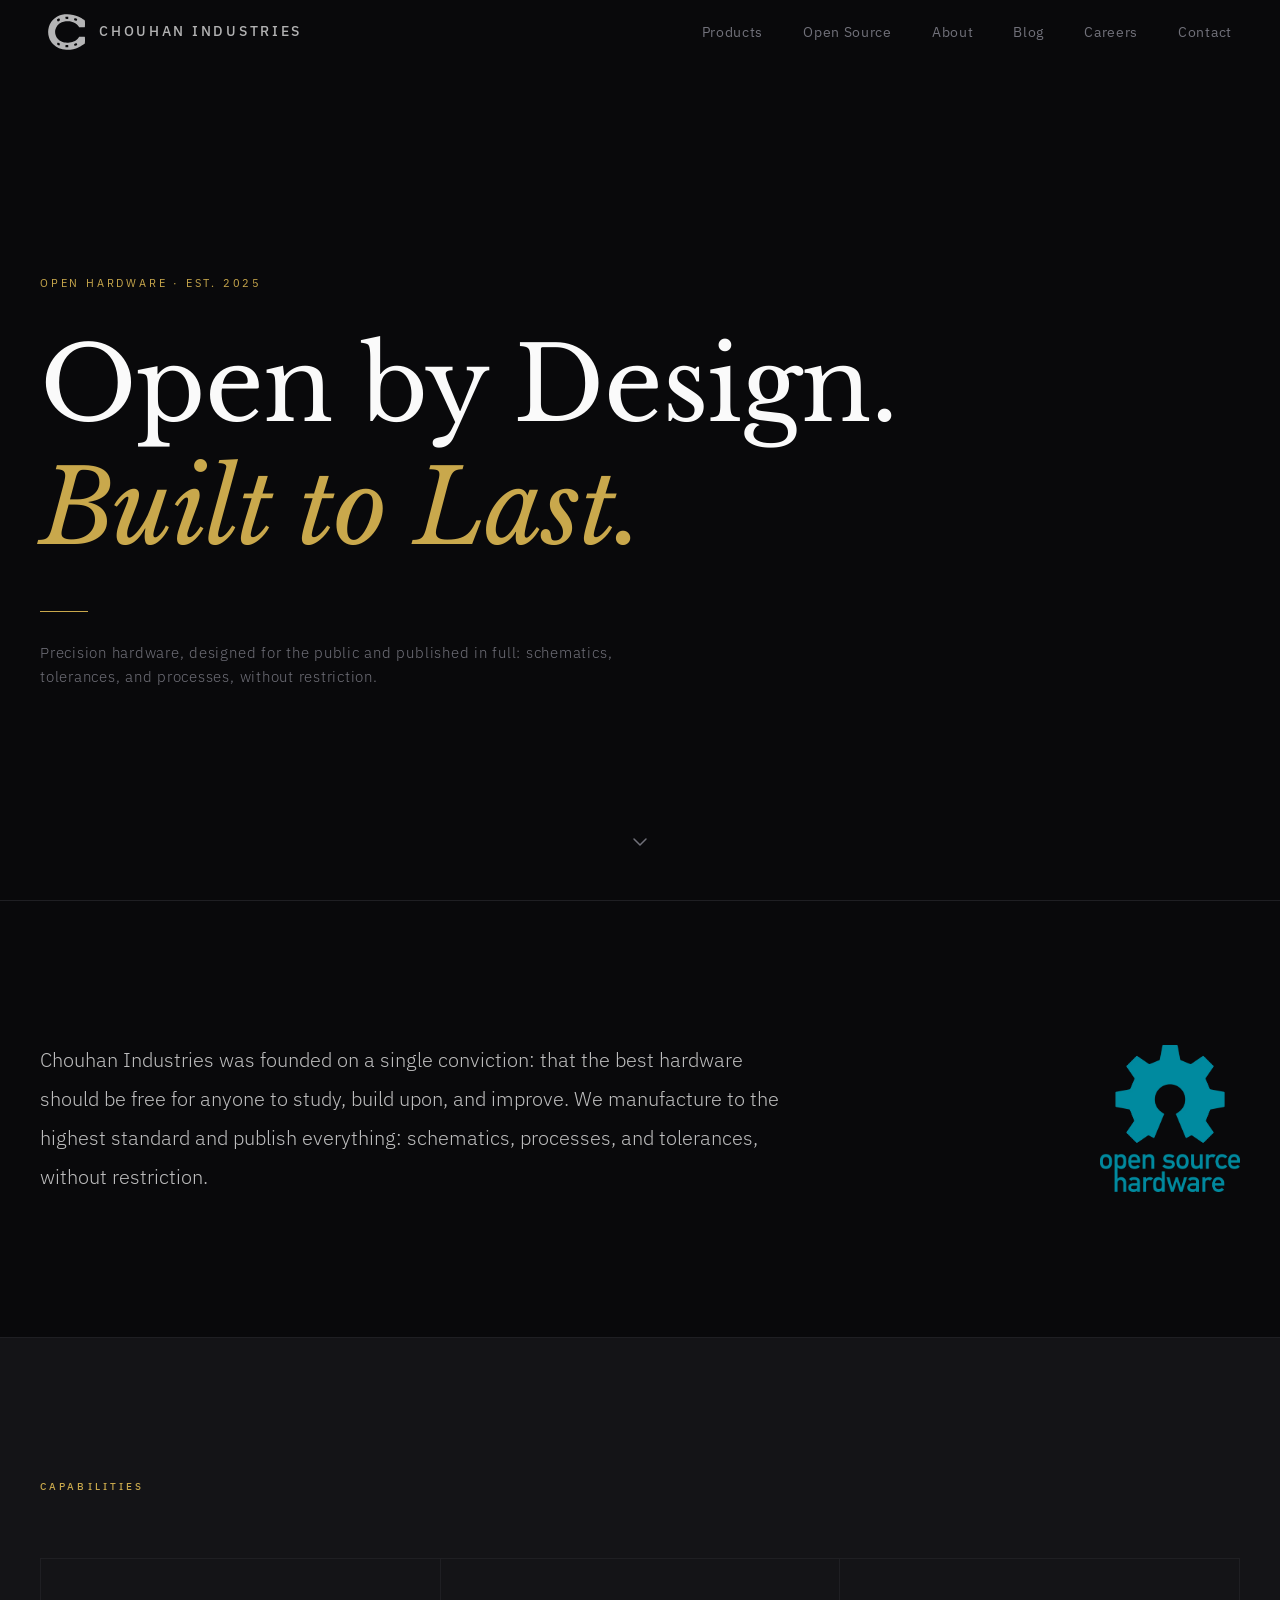
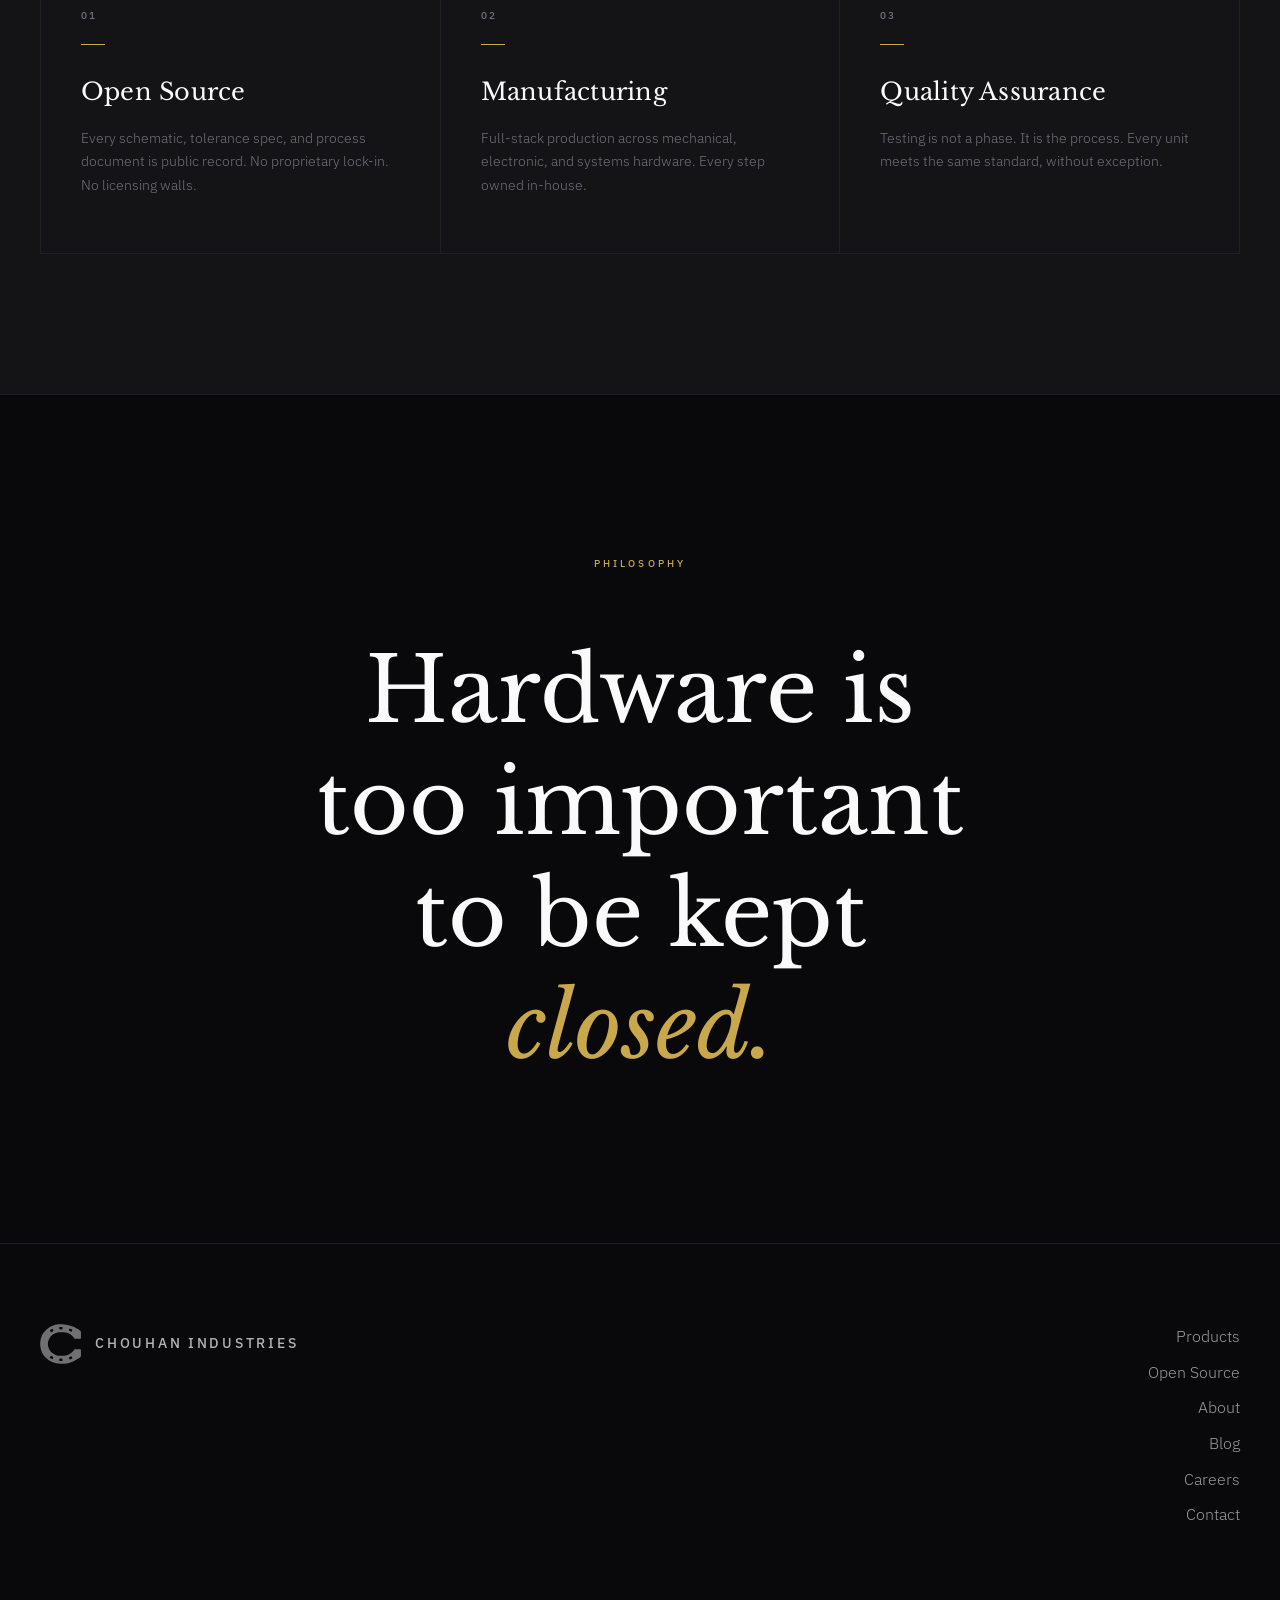
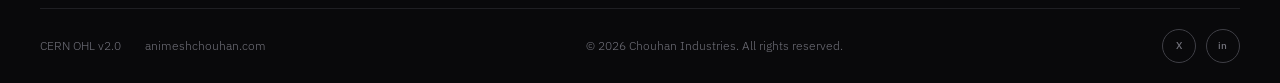
<file: index.html>
<!DOCTYPE html>
<html lang="en">

<head>
    <meta charset="UTF-8">
    <meta name="viewport" content="width=device-width, initial-scale=1.0">
    <title>Chouhan Industries | Open Source Hardware</title>
      <meta name="author" content="Chouhan Industries">
  <meta name="description" content="Precision hardware, designed for the public and published in full. Schematics, tolerances, and processes, without restriction.">

    <!-- Open Graph -->
    <meta property="og:type" content="website">
    <meta property="og:site_name" content="Chouhan Industries">
    <meta property="og:title" content="Chouhan Industries | Open Source Hardware">
    <meta property="og:description" content="Precision hardware, designed for the public and published in full. Schematics, tolerances, and processes, without restriction.">
    <meta property="og:url" content="https://chouhan.ai">
    <meta property="og:image" content="https://chouhan.ai/assets/images/og-image.png">
  <meta property="og:image:width" content="1200">
  <meta property="og:image:height" content="630">
  <meta property="og:image:type" content="image/png">

    <!-- Twitter / X -->
    <meta name="twitter:card" content="summary_large_image">
    <meta name="twitter:site" content="@chouhan_ai">
    <meta name="twitter:title" content="Chouhan Industries | Open Source Hardware">
    <meta name="twitter:description" content="Precision hardware, designed for the public and published in full. Schematics, tolerances, and processes, without restriction.">
    <meta name="twitter:image" content="https://chouhan.ai/assets/images/og-image.png">

    <link rel="preconnect" href="https://fonts.googleapis.com">
    <link rel="preconnect" href="https://fonts.gstatic.com" crossorigin>
    <link
        href="https://fonts.googleapis.com/css2?family=Libre+Baskerville:ital,wght@0,400;0,700;1,400&family=IBM+Plex+Sans:wght@300;400;500&display=swap"
        rel="stylesheet">
    <link rel="stylesheet" href="assets/css/style.css">
    <link rel="icon" type="image/x-icon" href="assets/favicons/favicon.ico">
    <link rel="icon" type="image/png" sizes="32x32" href="assets/favicons/favicon-32x32.png">
    <link rel="icon" type="image/png" sizes="16x16" href="assets/favicons/favicon-16x16.png">
    <link rel="icon" type="image/svg+xml" href="assets/favicons/logo-icon.svg">
    <link rel="apple-touch-icon" sizes="180x180" href="assets/favicons/apple-touch-icon.png">
  <!-- Google tag (gtag.js) -->
  <script async src="https://www.googletagmanager.com/gtag/js?id=G-FJ2H5WVSNV"></script>
  <script>
    window.dataLayer = window.dataLayer || [];
    function gtag(){dataLayer.push(arguments);}
    gtag('js', new Date());
    gtag('config', 'G-FJ2H5WVSNV');
  </script>
</head>

<body>

    <nav id="navbar">
        <div class="nav-inner">
            <a href="#" class="wordmark"><img src="assets/favicons/logo-icon.svg" alt="Chouhan Industries"
                    class="nav-logo">CHOUHAN INDUSTRIES</a>
            <ul class="nav-links">
                <li><a href="products.html">Products</a></li>
                <li><a href="open-source.html">Open Source</a></li>
                <li><a href="about.html">About</a></li>
                <li><a href="blog.html">Blog</a></li>
        <li><a href="careers.html">Careers</a></li>
        <li><a href="contact.html">Contact</a></li>
            </ul>
            <button class="hamburger" id="hamburger" aria-label="Toggle menu" aria-expanded="false">
                <span></span>
                <span></span>
                <span></span>
            </button>
        </div>
    </nav>

    <div class="mobile-menu" id="mobile-menu" aria-hidden="true">
        <ul>
            <li><a href="products.html">Products</a></li>
            <li><a href="open-source.html">Open Source</a></li>
            <li><a href="about.html">About</a></li>
            <li><a href="blog.html">Blog</a></li>
        <li><a href="careers.html">Careers</a></li>
        <li><a href="contact.html">Contact</a></li>
        </ul>
    </div>

    <section id="hero">
        <div class="hero-inner">
            <p class="eyebrow">Open Hardware · Est. 2025</p>
            <h1>Open by Design.<br><em>Built to Last.</em></h1>
            <div class="gold-rule"></div>
            <p class="hero-sub">Precision hardware, designed for the public and published in full: schematics, tolerances, and processes, without restriction.</p>
        </div>
        <div class="scroll-hint" aria-hidden="true">
            <svg width="20" height="20" viewBox="0 0 20 20" fill="none" xmlns="http://www.w3.org/2000/svg">
                <path d="M4 7L10 13L16 7" stroke="currentColor" stroke-width="1.5" stroke-linecap="round" stroke-linejoin="round"/>
            </svg>
        </div>
    </section>

    <section id="about">
        <div class="section-inner">
            <div class="manifesto-block">
                <p class="manifesto-text">
                    Chouhan Industries was founded on a single conviction: that the best hardware should be free for
                    anyone to study, build upon, and improve. We manufacture to the highest standard and publish
                    everything: schematics, processes, and tolerances, without restriction.
                </p>
                <img src="logos/oshw-logo-800-px.webp" alt="Open Source Hardware" class="oshw-badge">
            </div>
        </div>
    </section>

    <section id="capabilities">
        <div class="section-inner">
            <p class="section-label">Capabilities</p>
            <div class="capabilities-grid">
                <div class="capability-item">
                    <span class="cap-number">01</span>
                    <div class="cap-rule"></div>
                    <h3>Open Source</h3>
                    <p>Every schematic, tolerance spec, and process document is public record. No proprietary lock-in.
                        No licensing walls.</p>
                </div>
                <div class="capability-item">
                    <span class="cap-number">02</span>
                    <div class="cap-rule"></div>
                    <h3>Manufacturing</h3>
                    <p>Full-stack production across mechanical, electronic, and systems hardware. Every step owned
                        in-house.</p>
                </div>
                <div class="capability-item">
                    <span class="cap-number">03</span>
                    <div class="cap-rule"></div>
                    <h3>Quality Assurance</h3>
                    <p>Testing is not a phase. It is the process. Every unit meets the same standard, without exception.
                    </p>
                </div>
            </div>
        </div>
    </section>

    <section id="philosophy">
        <div class="section-inner">
            <p class="section-label">Philosophy</p>
            <h2 class="philosophy-statement">
                Hardware is<br>too important<br>to be kept<br><em>closed.</em>
            </h2>
        </div>
    </section>

    <footer>
        <div class="footer-inner">
            <div class="footer-top">
                <a href="#" class="footer-wordmark"><img src="assets/favicons/logo-icon.svg" alt="Chouhan Industries"
                        class="footer-logo">CHOUHAN INDUSTRIES</a>
                <nav class="footer-nav">
                    <a href="products.html">Products</a>
                    <a href="open-source.html">Open Source</a>
                    <a href="about.html">About</a>
                    <a href="blog.html">Blog</a>
                    <a href="careers.html">Careers</a>
                    <a href="contact.html">Contact</a>
                </nav>
            </div>
            <div class="footer-bottom">
                <div class="footer-legal">
                    <a href="https://ohwr.org/project/cernohl/-/wikis/uploads/819d71bea3458f71fba6cf4fb0f2de6b/cern_ohl_s_v2.txt"
                        target="_blank" rel="noopener noreferrer">CERN OHL v2.0</a>
                    <a href="https://animeshchouhan.com" target="_blank"
                        rel="noopener noreferrer">animeshchouhan.com</a>
                </div>
                <p class="footer-copy">&copy; 2026 Chouhan Industries. All rights reserved.</p>
                <div class="footer-social">
                    <a href="https://x.com/chouhan_ai" target="_blank" rel="noopener noreferrer" aria-label="X">X</a>
                    <a href="https://www.linkedin.com/company/chouhan-industries" target="_blank"
                        rel="noopener noreferrer" aria-label="LinkedIn">in</a>
                </div>
            </div>
        </div>
    </footer>

    <script src="assets/js/script.js"></script>
</body>

</html>
</file>
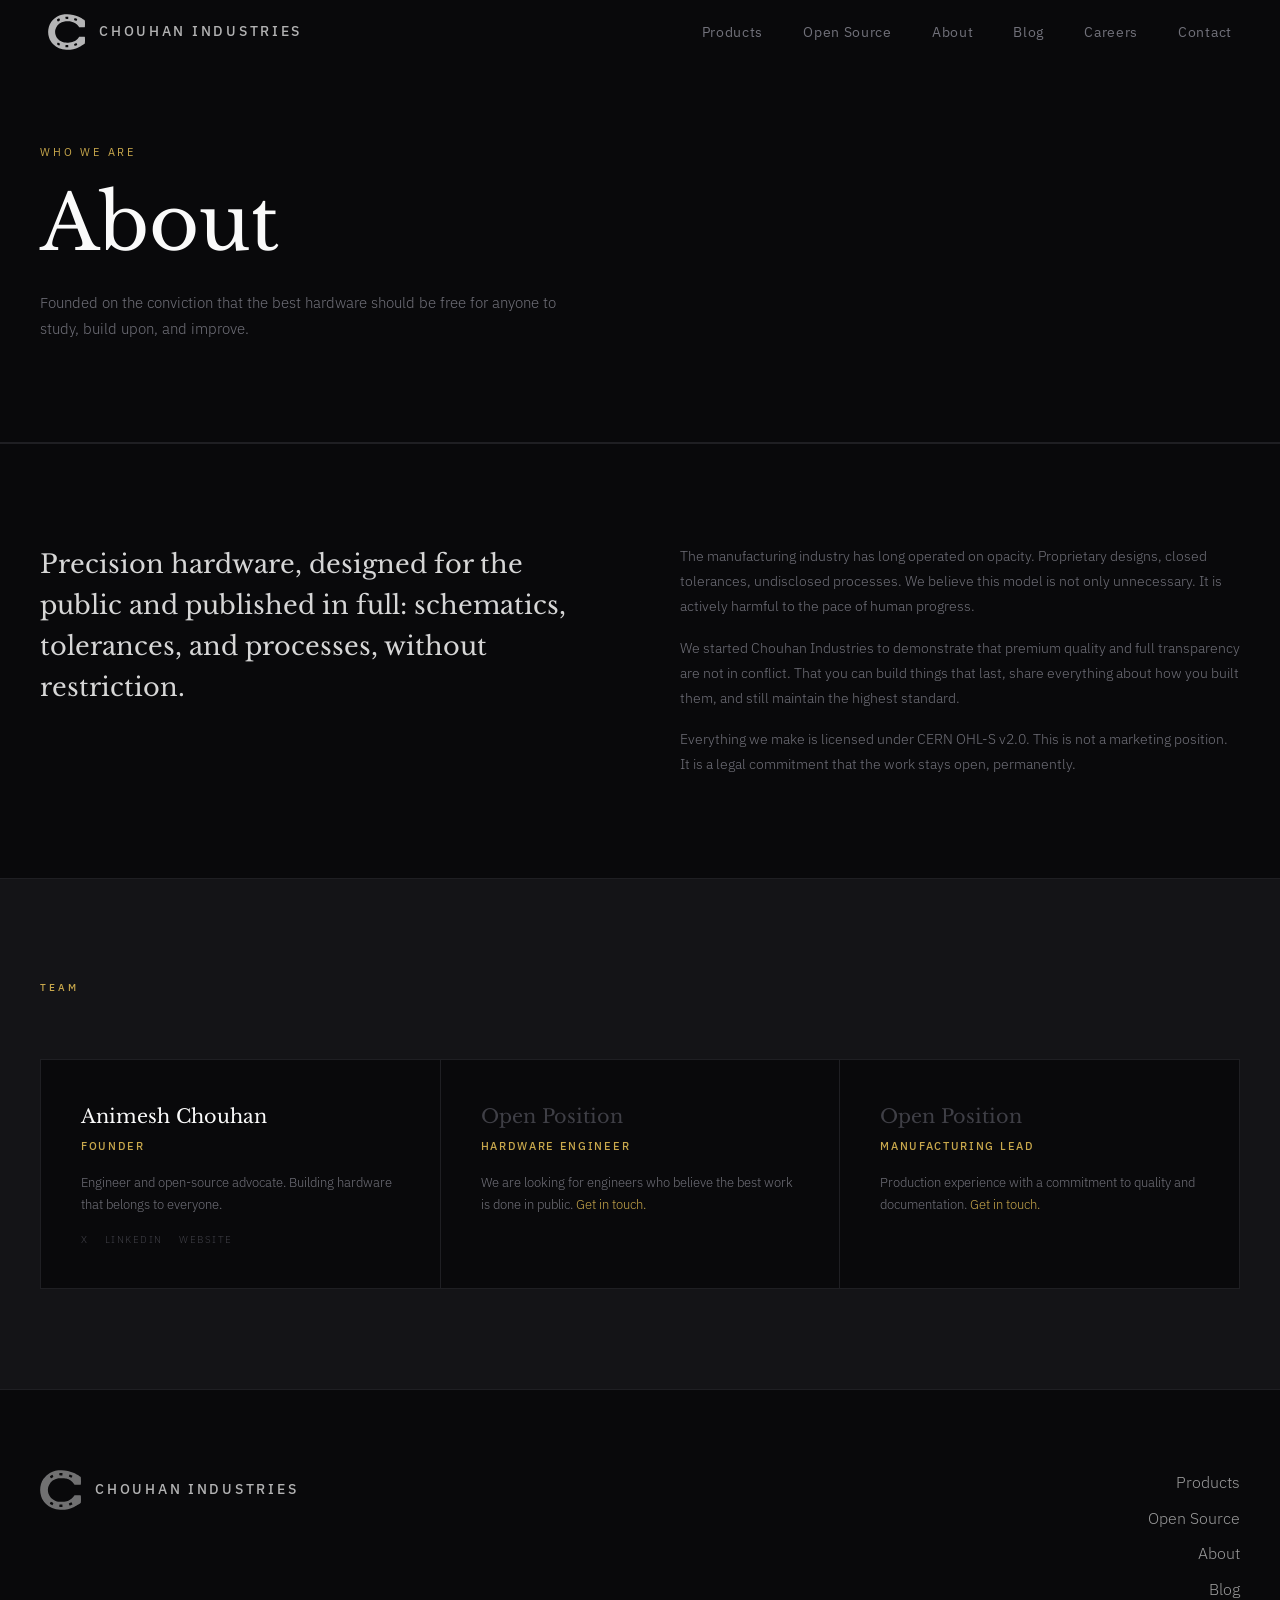
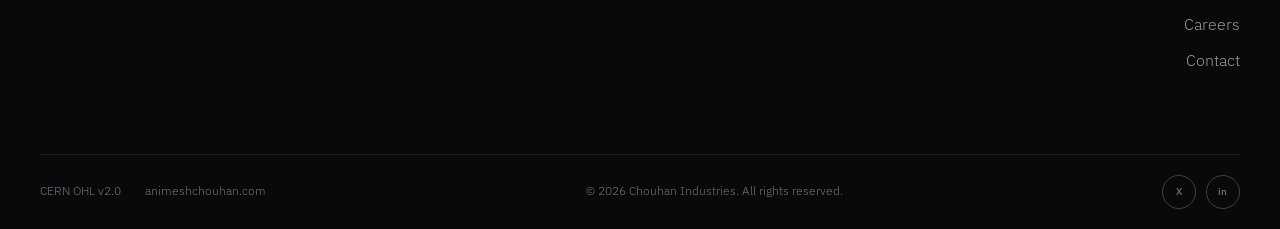
<file: about.html>
<!DOCTYPE html>
<html lang="en">

<head>
  <meta charset="UTF-8">
  <meta name="viewport" content="width=device-width, initial-scale=1.0">
  <title>About | Chouhan Industries | Open Hardware</title>
    <meta name="author" content="Chouhan Industries">
  <meta name="description" content="Founded on the conviction that the best hardware should be free for anyone to study, build upon, and improve.">
  <meta property="og:type" content="website">
  <meta property="og:site_name" content="Chouhan Industries">
  <meta property="og:title" content="About | Chouhan Industries">
  <meta property="og:description" content="Founded on the conviction that the best hardware should be free for anyone to study, build upon, and improve.">
  <meta property="og:url" content="https://chouhan.ai/about.html">
  <meta property="og:image" content="https://chouhan.ai/assets/images/og-image.png">
  <meta property="og:image:width" content="1200">
  <meta property="og:image:height" content="630">
  <meta property="og:image:type" content="image/png">
  <meta name="twitter:card" content="summary_large_image">
  <meta name="twitter:site" content="@chouhan_ai">
  <meta name="twitter:title" content="About | Chouhan Industries">
  <meta name="twitter:description" content="Founded on the conviction that the best hardware should be free for anyone to study, build upon, and improve.">
  <meta name="twitter:image" content="https://chouhan.ai/assets/images/og-image.png">
  <link rel="preconnect" href="https://fonts.googleapis.com">
  <link rel="preconnect" href="https://fonts.gstatic.com" crossorigin>
  <link href="https://fonts.googleapis.com/css2?family=Libre+Baskerville:ital,wght@0,400;0,700;1,400&family=IBM+Plex+Sans:wght@300;400;500&display=swap" rel="stylesheet">
  <link rel="stylesheet" href="assets/css/style.css">
  <link rel="icon" type="image/x-icon" href="assets/favicons/favicon.ico">
  <link rel="icon" type="image/png" sizes="32x32" href="assets/favicons/favicon-32x32.png">
  <link rel="icon" type="image/png" sizes="16x16" href="assets/favicons/favicon-16x16.png">
  <link rel="icon" type="image/svg+xml" href="assets/favicons/logo-icon.svg">
  <link rel="apple-touch-icon" sizes="180x180" href="assets/favicons/apple-touch-icon.png">
  <!-- Google tag (gtag.js) -->
  <script async src="https://www.googletagmanager.com/gtag/js?id=G-FJ2H5WVSNV"></script>
  <script>
    window.dataLayer = window.dataLayer || [];
    function gtag(){dataLayer.push(arguments);}
    gtag('js', new Date());
    gtag('config', 'G-FJ2H5WVSNV');
  </script>
</head>

<body>

  <nav id="navbar" class="scrolled">
    <div class="nav-inner">
      <a href="index.html" class="wordmark"><img src="assets/favicons/logo-icon.svg" alt="Chouhan Industries" class="nav-logo">CHOUHAN INDUSTRIES</a>
      <ul class="nav-links">
        <li><a href="products.html">Products</a></li>
        <li><a href="open-source.html">Open Source</a></li>
        <li><a href="about.html">About</a></li>
        <li><a href="blog.html">Blog</a></li>
        <li><a href="careers.html">Careers</a></li>
        <li><a href="contact.html">Contact</a></li>
      </ul>
      <button class="hamburger" id="hamburger" aria-label="Toggle menu" aria-expanded="false">
        <span></span>
        <span></span>
        <span></span>
      </button>
    </div>
  </nav>

  <div class="mobile-menu" id="mobile-menu" aria-hidden="true">
    <ul>
      <li><a href="products.html">Products</a></li>
      <li><a href="open-source.html">Open Source</a></li>
      <li><a href="about.html">About</a></li>
      <li><a href="blog.html">Blog</a></li>
        <li><a href="careers.html">Careers</a></li>
        <li><a href="contact.html">Contact</a></li>
    </ul>
  </div>

  <div class="page-hero">
    <div class="section-inner">
      <p class="eyebrow">Who We Are</p>
      <h1>About</h1>
      <p class="page-sub">Founded on the conviction that the best hardware should be free for anyone to study, build upon, and improve.</p>
    </div>
  </div>

  <section class="page-section">
    <div class="section-inner">
      <div class="about-body">
        <div class="lead">
          Precision hardware, designed for the public and published in full: schematics, tolerances, and processes, without restriction.
        </div>
        <div class="detail">
          <p>The manufacturing industry has long operated on opacity. Proprietary designs, closed tolerances, undisclosed processes. We believe this model is not only unnecessary. It is actively harmful to the pace of human progress.</p>
          <p>We started Chouhan Industries to demonstrate that premium quality and full transparency are not in conflict. That you can build things that last, share everything about how you built them, and still maintain the highest standard.</p>
          <p>Everything we make is licensed under CERN OHL-S v2.0. This is not a marketing position. It is a legal commitment that the work stays open, permanently.</p>
        </div>
      </div>
    </div>
  </section>

  <section class="page-section surface">
    <div class="section-inner">
      <p class="section-label">Team</p>
      <div class="team-grid">
        <div class="team-card">
          <p class="name">Animesh Chouhan</p>
          <p class="role">Founder</p>
          <p>Engineer and open-source advocate. Building hardware that belongs to everyone.</p>
          <div style="margin-top: 16px; display: flex; gap: 16px;">
            <a href="https://x.com/animeshsingh338" target="_blank" rel="noopener noreferrer" style="font-size: 0.65rem; letter-spacing: 0.15em; text-transform: uppercase; color: var(--subtle);">X</a>
            <a href="https://www.linkedin.com/in/animesh-chouhan" target="_blank" rel="noopener noreferrer" style="font-size: 0.65rem; letter-spacing: 0.15em; text-transform: uppercase; color: var(--subtle);">LinkedIn</a>
            <a href="https://animeshchouhan.com" target="_blank" rel="noopener noreferrer" style="font-size: 0.65rem; letter-spacing: 0.15em; text-transform: uppercase; color: var(--subtle);">Website</a>
          </div>
        </div>
        <div class="team-card">
          <p class="name" style="color: var(--subtle);">Open Position</p>
          <p class="role">Hardware Engineer</p>
          <p>We are looking for engineers who believe the best work is done in public. <a href="contact.html" style="color: var(--gold);">Get in touch.</a></p>
        </div>
        <div class="team-card">
          <p class="name" style="color: var(--subtle);">Open Position</p>
          <p class="role">Manufacturing Lead</p>
          <p>Production experience with a commitment to quality and documentation. <a href="contact.html" style="color: var(--gold);">Get in touch.</a></p>
        </div>
      </div>
    </div>
  </section>

  <footer>
    <div class="footer-inner">
      <div class="footer-top">
        <a href="index.html" class="footer-wordmark"><img src="assets/favicons/logo-icon.svg" alt="Chouhan Industries" class="footer-logo">CHOUHAN INDUSTRIES</a>
        <nav class="footer-nav">
          <a href="products.html">Products</a>
          <a href="open-source.html">Open Source</a>
          <a href="about.html">About</a>
          <a href="blog.html">Blog</a>
          <a href="careers.html">Careers</a>
          <a href="contact.html">Contact</a>
        </nav>
      </div>
      <div class="footer-bottom">
        <div class="footer-legal">
          <a href="https://ohwr.org/project/cernohl/-/wikis/uploads/819d71bea3458f71fba6cf4fb0f2de6b/cern_ohl_s_v2.txt" target="_blank" rel="noopener noreferrer">CERN OHL v2.0</a>
          <a href="https://animeshchouhan.com" target="_blank" rel="noopener noreferrer">animeshchouhan.com</a>
        </div>
        <p class="footer-copy">&copy; 2026 Chouhan Industries. All rights reserved.</p>
        <div class="footer-social">
          <a href="https://x.com/chouhan_ai" target="_blank" rel="noopener noreferrer" aria-label="X">X</a>
          <a href="https://www.linkedin.com/company/chouhan-industries" target="_blank" rel="noopener noreferrer" aria-label="LinkedIn">in</a>
        </div>
      </div>
    </div>
  </footer>

  <script src="assets/js/script.js"></script>
</body>

</html>
</file>
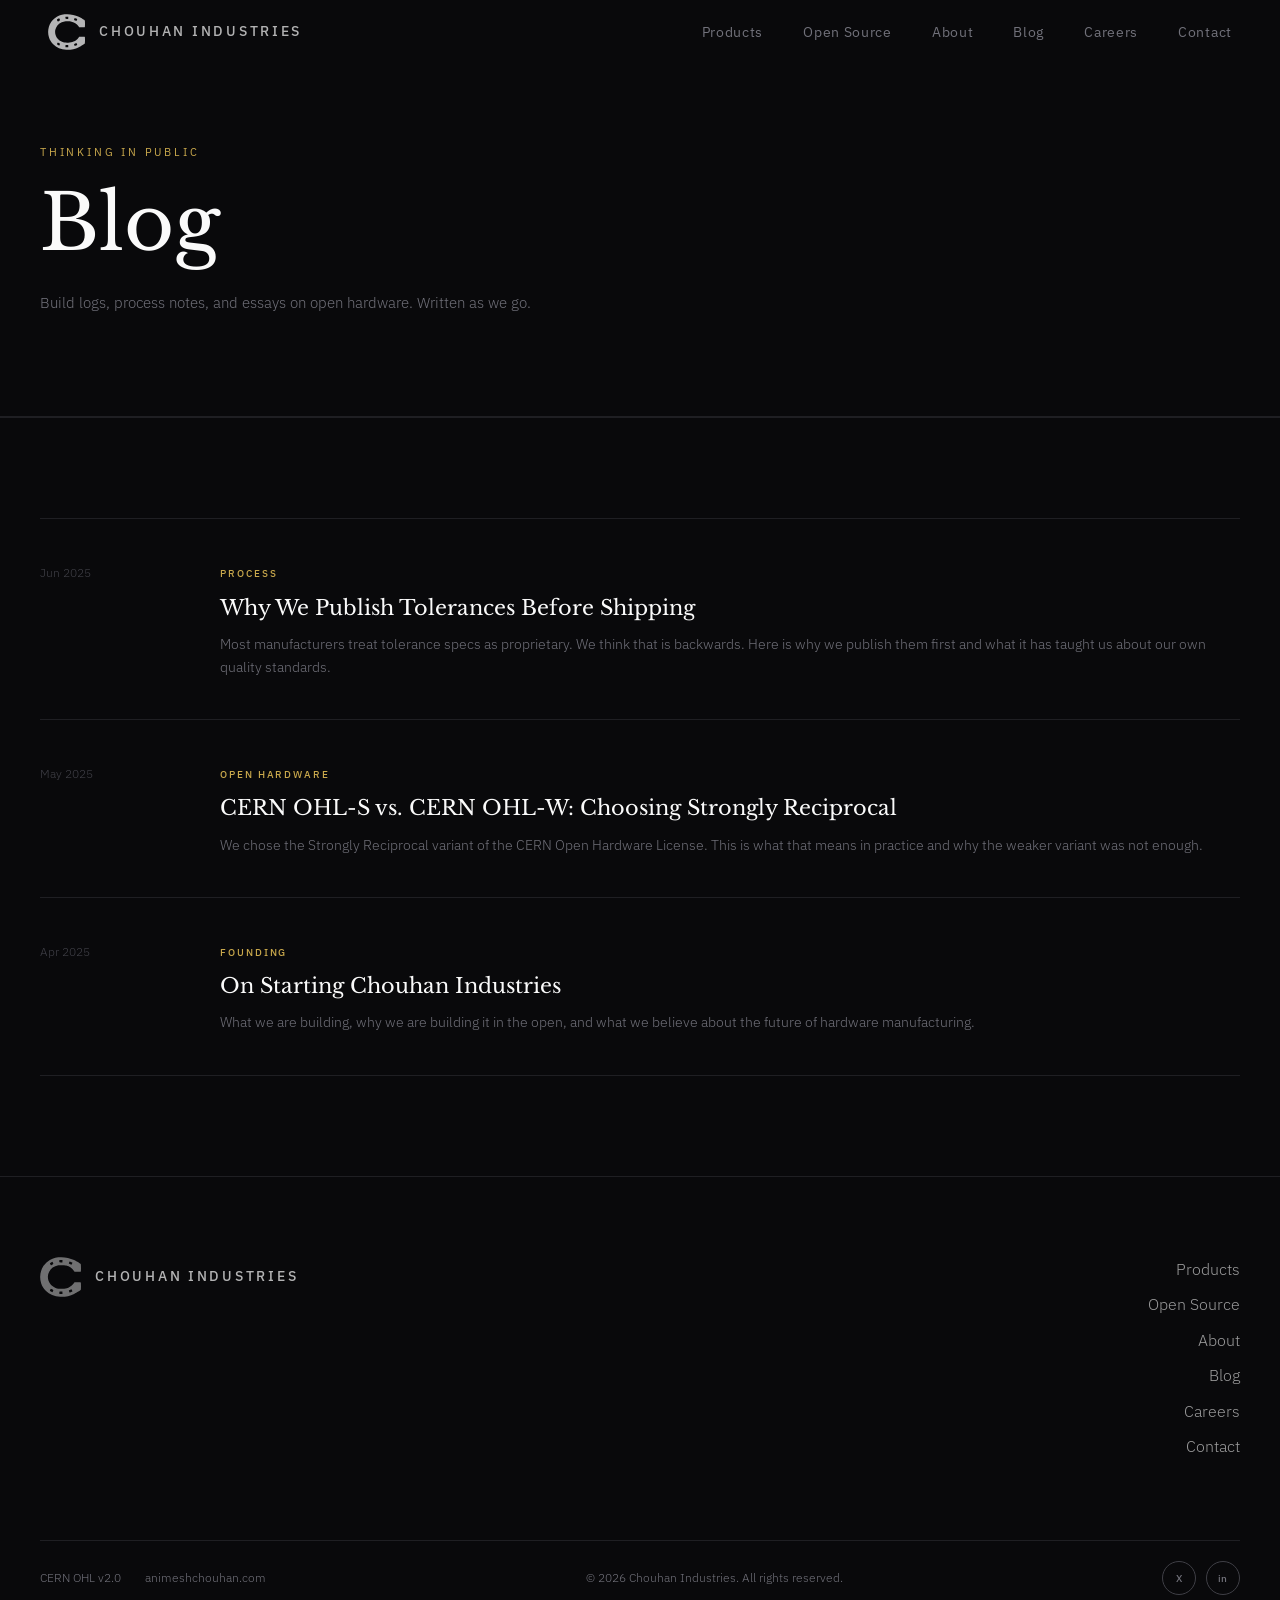
<file: blog.html>
<!DOCTYPE html>
<html lang="en">

<head>
  <meta charset="UTF-8">
  <meta name="viewport" content="width=device-width, initial-scale=1.0">
  <!-- SEO -->
  <title>Blog | Chouhan Industries | Open Hardware Thinking</title>
    <meta name="author" content="Chouhan Industries">
  <meta name="description" content="Thinking on open hardware, manufacturing, and the future of transparent technology.">
  <meta property="og:type" content="website">
  <meta property="og:site_name" content="Chouhan Industries">
  <meta property="og:title" content="Blog | Chouhan Industries">
  <meta property="og:description" content="Thinking on open hardware, manufacturing, and the future of transparent technology.">
  <meta property="og:url" content="https://chouhan.ai/blog.html">
  <meta property="og:image" content="https://chouhan.ai/assets/images/og-image.png">
  <meta property="og:image:width" content="1200">
  <meta property="og:image:height" content="630">
  <meta property="og:image:type" content="image/png">
  <meta name="twitter:card" content="summary_large_image">
  <meta name="twitter:site" content="@chouhan_ai">
  <meta name="twitter:title" content="Blog | Chouhan Industries">
  <meta name="twitter:description" content="Thinking on open hardware, manufacturing, and the future of transparent technology.">
  <meta name="twitter:image" content="https://chouhan.ai/assets/images/og-image.png">
  <link rel="preconnect" href="https://fonts.googleapis.com">
  <link rel="preconnect" href="https://fonts.gstatic.com" crossorigin>
  <link href="https://fonts.googleapis.com/css2?family=Libre+Baskerville:ital,wght@0,400;0,700;1,400&family=IBM+Plex+Sans:wght@300;400;500&display=swap" rel="stylesheet">
  <link rel="stylesheet" href="assets/css/style.css">
  <link rel="icon" type="image/x-icon" href="assets/favicons/favicon.ico">
  <link rel="icon" type="image/png" sizes="32x32" href="assets/favicons/favicon-32x32.png">
  <link rel="icon" type="image/png" sizes="16x16" href="assets/favicons/favicon-16x16.png">
  <link rel="icon" type="image/svg+xml" href="assets/favicons/logo-icon.svg">
  <link rel="apple-touch-icon" sizes="180x180" href="assets/favicons/apple-touch-icon.png">
  <!-- Google tag (gtag.js) -->
  <script async src="https://www.googletagmanager.com/gtag/js?id=G-FJ2H5WVSNV"></script>
  <script>
    window.dataLayer = window.dataLayer || [];
    function gtag(){dataLayer.push(arguments);}
    gtag('js', new Date());
    gtag('config', 'G-FJ2H5WVSNV');
  </script>
</head>

<body>

  <nav id="navbar" class="scrolled">
    <div class="nav-inner">
      <a href="index.html" class="wordmark"><img src="assets/favicons/logo-icon.svg" alt="Chouhan Industries" class="nav-logo">CHOUHAN INDUSTRIES</a>
      <ul class="nav-links">
        <li><a href="products.html">Products</a></li>
        <li><a href="open-source.html">Open Source</a></li>
        <li><a href="about.html">About</a></li>
        <li><a href="blog.html">Blog</a></li>
        <li><a href="careers.html">Careers</a></li>
        <li><a href="contact.html">Contact</a></li>
      </ul>
      <button class="hamburger" id="hamburger" aria-label="Toggle menu" aria-expanded="false">
        <span></span>
        <span></span>
        <span></span>
      </button>
    </div>
  </nav>

  <div class="mobile-menu" id="mobile-menu" aria-hidden="true">
    <ul>
      <li><a href="products.html">Products</a></li>
      <li><a href="open-source.html">Open Source</a></li>
      <li><a href="about.html">About</a></li>
      <li><a href="blog.html">Blog</a></li>
        <li><a href="careers.html">Careers</a></li>
        <li><a href="contact.html">Contact</a></li>
    </ul>
  </div>

  <div class="page-hero">
    <div class="section-inner">
      <p class="eyebrow">Thinking in Public</p>
      <h1>Blog</h1>
      <p class="page-sub">Build logs, process notes, and essays on open hardware. Written as we go.</p>
    </div>
  </div>

  <section class="page-section">
    <div class="section-inner">
      <div class="journal-list">
        <div class="journal-item">
          <span class="date">Jun 2025</span>
          <div>
            <span class="tag">Process</span>
            <h3>Why We Publish Tolerances Before Shipping</h3>
            <p>Most manufacturers treat tolerance specs as proprietary. We think that is backwards. Here is why we publish them first and what it has taught us about our own quality standards.</p>
          </div>
        </div>
        <div class="journal-item">
          <span class="date">May 2025</span>
          <div>
            <span class="tag">Open Hardware</span>
            <h3>CERN OHL-S vs. CERN OHL-W: Choosing Strongly Reciprocal</h3>
            <p>We chose the Strongly Reciprocal variant of the CERN Open Hardware License. This is what that means in practice and why the weaker variant was not enough.</p>
          </div>
        </div>
        <div class="journal-item">
          <span class="date">Apr 2025</span>
          <div>
            <span class="tag">Founding</span>
            <h3>On Starting Chouhan Industries</h3>
            <p>What we are building, why we are building it in the open, and what we believe about the future of hardware manufacturing.</p>
          </div>
        </div>
      </div>
    </div>
  </section>

  <footer>
    <div class="footer-inner">
      <div class="footer-top">
        <a href="index.html" class="footer-wordmark"><img src="assets/favicons/logo-icon.svg" alt="Chouhan Industries" class="footer-logo">CHOUHAN INDUSTRIES</a>
        <nav class="footer-nav">
          <a href="products.html">Products</a>
          <a href="open-source.html">Open Source</a>
          <a href="about.html">About</a>
          <a href="blog.html">Blog</a>
          <a href="careers.html">Careers</a>
          <a href="contact.html">Contact</a>
        </nav>
      </div>
      <div class="footer-bottom">
        <div class="footer-legal">
          <a href="https://ohwr.org/project/cernohl/-/wikis/uploads/819d71bea3458f71fba6cf4fb0f2de6b/cern_ohl_s_v2.txt" target="_blank" rel="noopener noreferrer">CERN OHL v2.0</a>
          <a href="https://animeshchouhan.com" target="_blank" rel="noopener noreferrer">animeshchouhan.com</a>
        </div>
        <p class="footer-copy">&copy; 2026 Chouhan Industries. All rights reserved.</p>
        <div class="footer-social">
          <a href="https://x.com/chouhan_ai" target="_blank" rel="noopener noreferrer" aria-label="X">X</a>
          <a href="https://www.linkedin.com/company/chouhan-industries" target="_blank" rel="noopener noreferrer" aria-label="LinkedIn">in</a>
        </div>
      </div>
    </div>
  </footer>

  <script src="assets/js/script.js"></script>
</body>

</html>
</file>
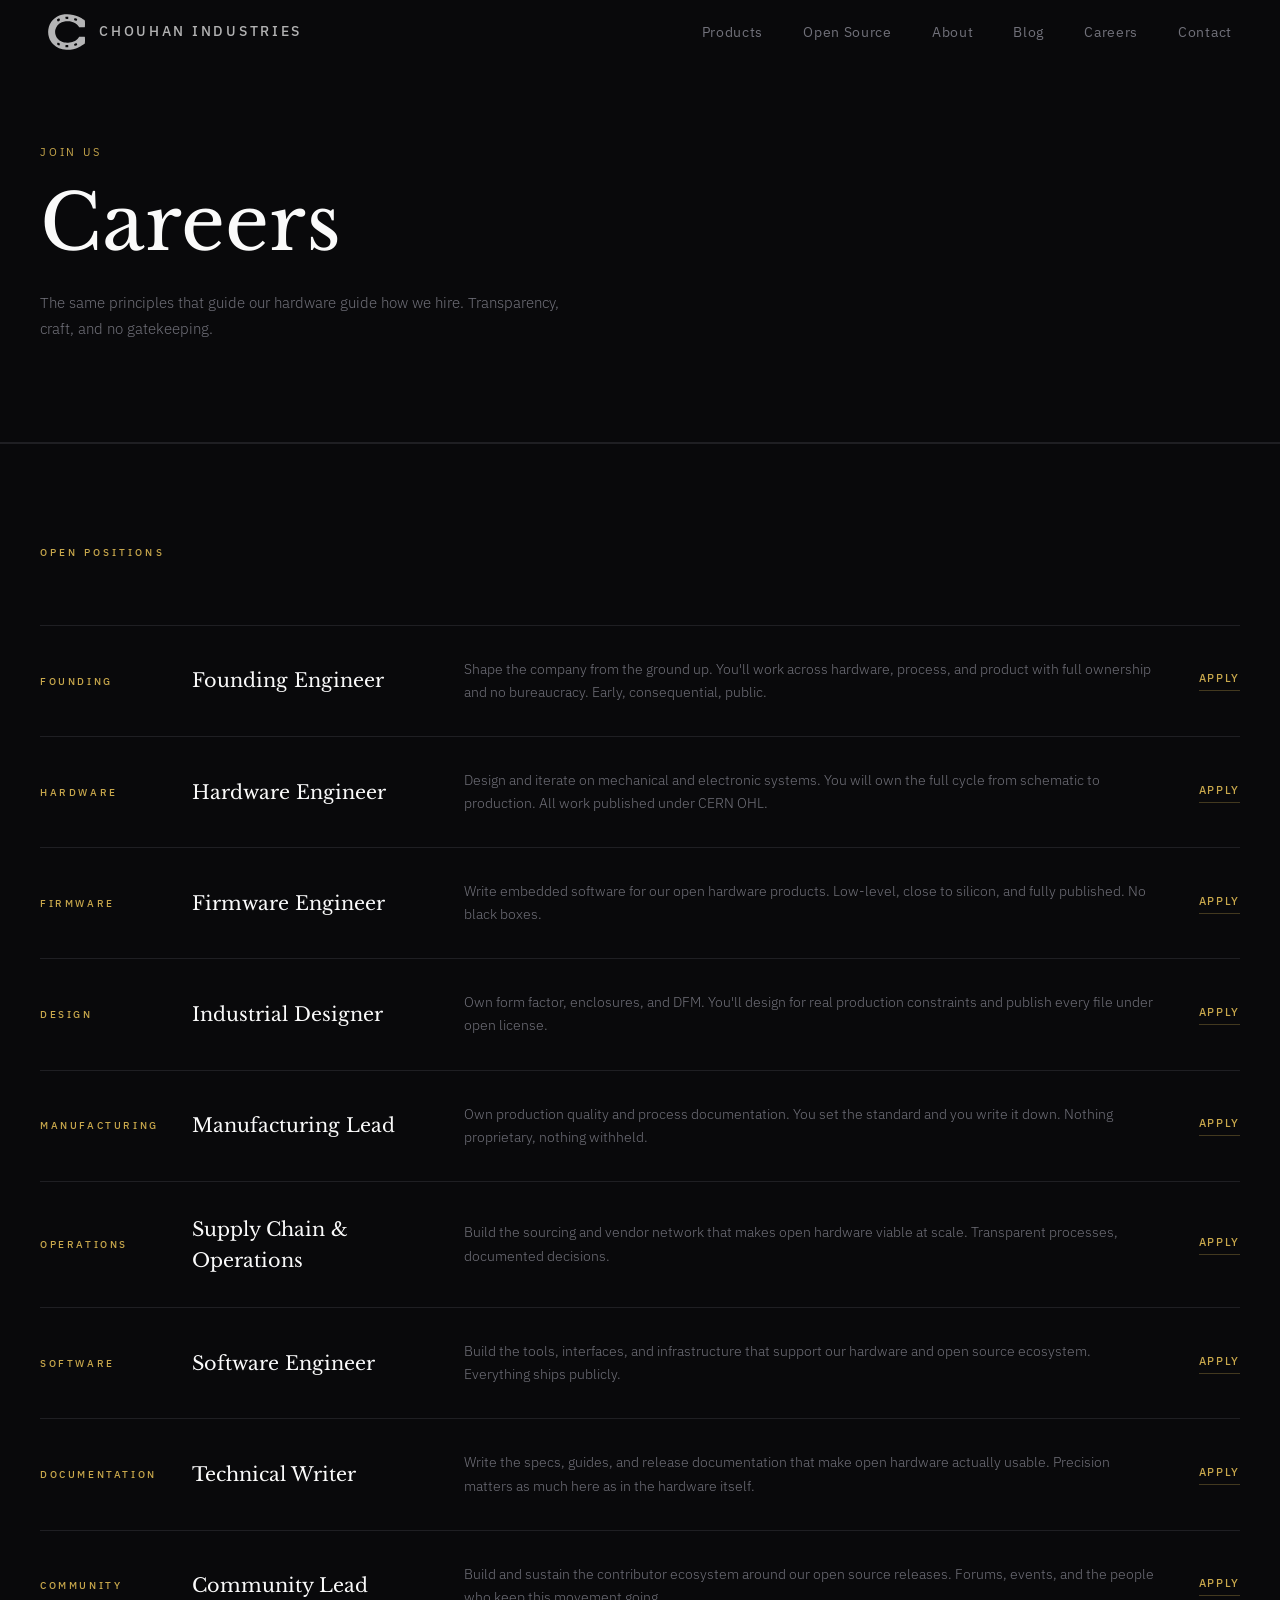
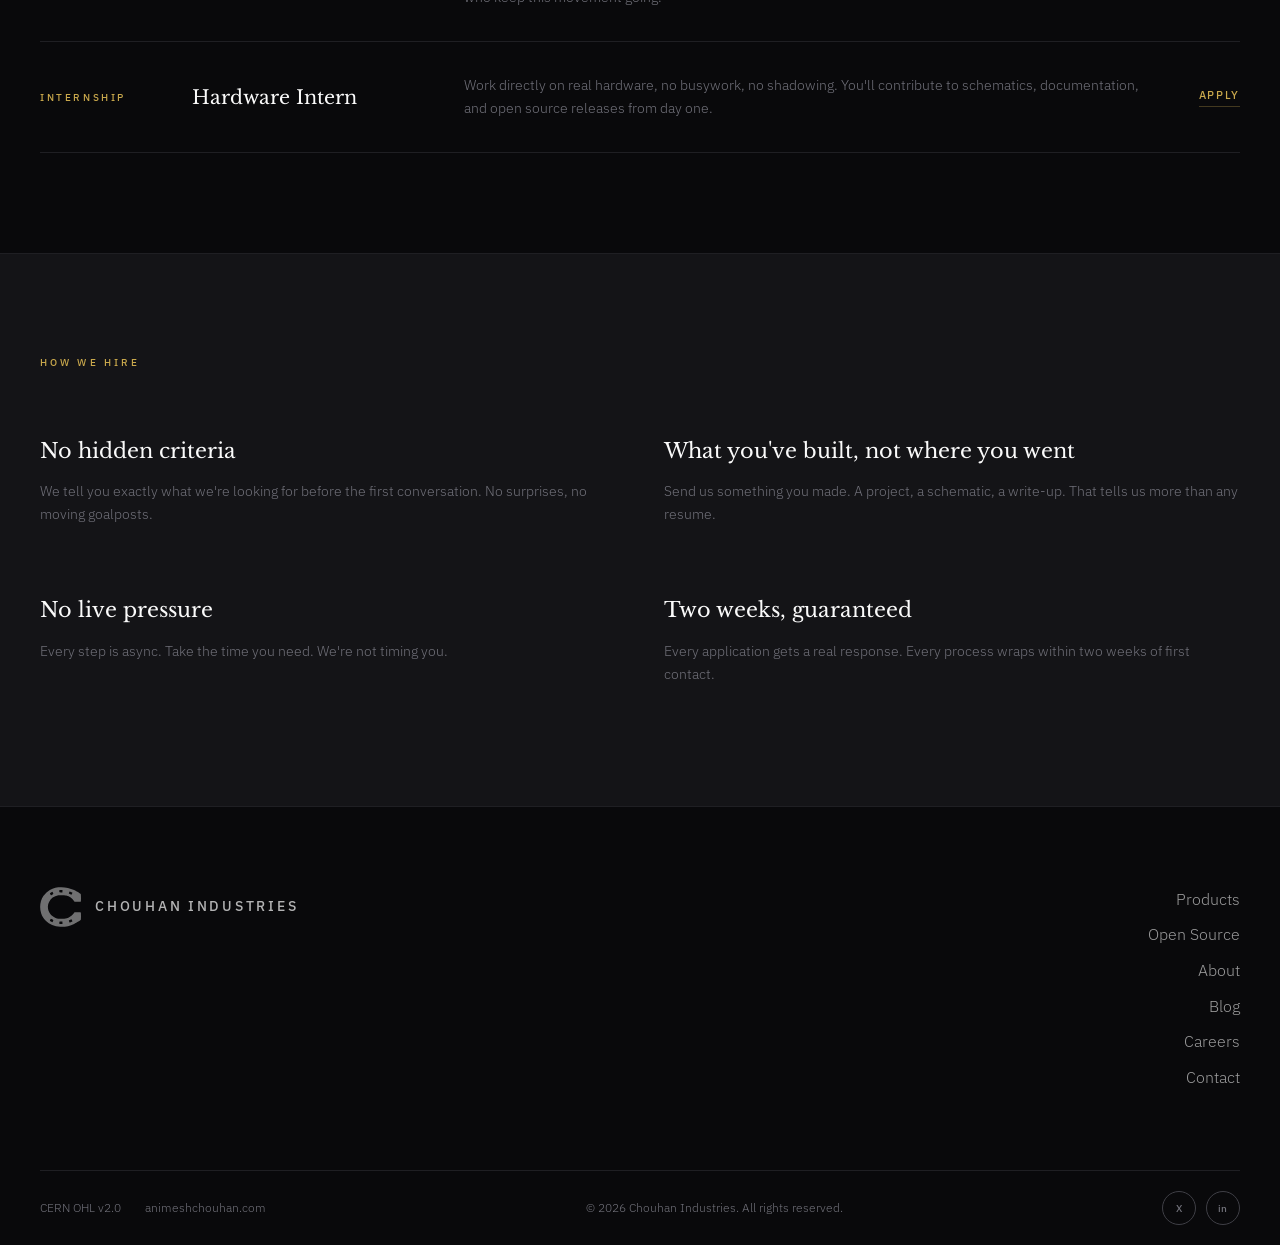
<file: careers.html>
<!DOCTYPE html>
<html lang="en">

<head>
  <meta charset="UTF-8">
  <meta name="viewport" content="width=device-width, initial-scale=1.0">
  <title>Careers | Chouhan Industries | Open Hardware Jobs</title>
    <meta name="author" content="Chouhan Industries">
  <meta name="description" content="The same principles that guide our hardware guide how we hire. Transparency, craft, and no gatekeeping.">
  <meta property="og:type" content="website">
  <meta property="og:site_name" content="Chouhan Industries">
  <meta property="og:title" content="Careers | Chouhan Industries">
  <meta property="og:description" content="The same principles that guide our hardware guide how we hire. Transparency, craft, and no gatekeeping.">
  <meta property="og:url" content="https://chouhan.ai/careers.html">
  <meta property="og:image" content="https://chouhan.ai/assets/images/og-image.png">
  <meta property="og:image:width" content="1200">
  <meta property="og:image:height" content="630">
  <meta property="og:image:type" content="image/png">
  <meta name="twitter:card" content="summary_large_image">
  <meta name="twitter:site" content="@chouhan_ai">
  <meta name="twitter:title" content="Careers | Chouhan Industries">
  <meta name="twitter:description" content="The same principles that guide our hardware guide how we hire. Transparency, craft, and no gatekeeping.">
  <meta name="twitter:image" content="https://chouhan.ai/assets/images/og-image.png">
  <link rel="preconnect" href="https://fonts.googleapis.com">
  <link rel="preconnect" href="https://fonts.gstatic.com" crossorigin>
  <link href="https://fonts.googleapis.com/css2?family=Libre+Baskerville:ital,wght@0,400;0,700;1,400&family=IBM+Plex+Sans:wght@300;400;500&display=swap" rel="stylesheet">
  <link rel="stylesheet" href="assets/css/style.css">
  <link rel="icon" type="image/x-icon" href="assets/favicons/favicon.ico">
  <link rel="icon" type="image/png" sizes="32x32" href="assets/favicons/favicon-32x32.png">
  <link rel="icon" type="image/png" sizes="16x16" href="assets/favicons/favicon-16x16.png">
  <link rel="icon" type="image/svg+xml" href="assets/favicons/logo-icon.svg">
  <link rel="apple-touch-icon" sizes="180x180" href="assets/favicons/apple-touch-icon.png">
  <!-- Google tag (gtag.js) -->
  <script async src="https://www.googletagmanager.com/gtag/js?id=G-FJ2H5WVSNV"></script>
  <script>
    window.dataLayer = window.dataLayer || [];
    function gtag(){dataLayer.push(arguments);}
    gtag('js', new Date());
    gtag('config', 'G-FJ2H5WVSNV');
  </script>
</head>

<body>

  <nav id="navbar" class="scrolled">
    <div class="nav-inner">
      <a href="index.html" class="wordmark"><img src="assets/favicons/logo-icon.svg" alt="Chouhan Industries" class="nav-logo">CHOUHAN INDUSTRIES</a>
      <ul class="nav-links">
        <li><a href="products.html">Products</a></li>
        <li><a href="open-source.html">Open Source</a></li>
        <li><a href="about.html">About</a></li>
        <li><a href="blog.html">Blog</a></li>
        <li><a href="careers.html">Careers</a></li>
        <li><a href="contact.html">Contact</a></li>
      </ul>
      <button class="hamburger" id="hamburger" aria-label="Toggle menu" aria-expanded="false">
        <span></span>
        <span></span>
        <span></span>
      </button>
    </div>
  </nav>

  <div class="mobile-menu" id="mobile-menu" aria-hidden="true">
    <ul>
      <li><a href="products.html">Products</a></li>
      <li><a href="open-source.html">Open Source</a></li>
      <li><a href="about.html">About</a></li>
      <li><a href="blog.html">Blog</a></li>
        <li><a href="careers.html">Careers</a></li>
        <li><a href="contact.html">Contact</a></li>
    </ul>
  </div>

  <div class="page-hero">
    <div class="section-inner">
      <p class="eyebrow">Join Us</p>
      <h1>Careers</h1>
      <p class="page-sub">The same principles that guide our hardware guide how we hire. Transparency, craft, and no gatekeeping.</p>
    </div>
  </div>

  <section class="page-section">
    <div class="section-inner">
      <p class="section-label">Open Positions</p>

      <div class="roles-list">
        <div class="role-item">
          <div class="role-meta">
            <span class="role-dept">Founding</span>
            <h3 class="role-title">Founding Engineer</h3>
            <p class="role-desc">Shape the company from the ground up. You'll work across hardware, process, and product with full ownership and no bureaucracy. Early, consequential, public.</p>
          </div>
          <a href="contact.html" class="role-apply">Apply</a>
        </div>
        <div class="role-item">
          <div class="role-meta">
            <span class="role-dept">Hardware</span>
            <h3 class="role-title">Hardware Engineer</h3>
            <p class="role-desc">Design and iterate on mechanical and electronic systems. You will own the full cycle from schematic to production. All work published under CERN OHL.</p>
          </div>
          <a href="contact.html" class="role-apply">Apply</a>
        </div>
        <div class="role-item">
          <div class="role-meta">
            <span class="role-dept">Firmware</span>
            <h3 class="role-title">Firmware Engineer</h3>
            <p class="role-desc">Write embedded software for our open hardware products. Low-level, close to silicon, and fully published. No black boxes.</p>
          </div>
          <a href="contact.html" class="role-apply">Apply</a>
        </div>
        <div class="role-item">
          <div class="role-meta">
            <span class="role-dept">Design</span>
            <h3 class="role-title">Industrial Designer</h3>
            <p class="role-desc">Own form factor, enclosures, and DFM. You'll design for real production constraints and publish every file under open license.</p>
          </div>
          <a href="contact.html" class="role-apply">Apply</a>
        </div>
        <div class="role-item">
          <div class="role-meta">
            <span class="role-dept">Manufacturing</span>
            <h3 class="role-title">Manufacturing Lead</h3>
            <p class="role-desc">Own production quality and process documentation. You set the standard and you write it down. Nothing proprietary, nothing withheld.</p>
          </div>
          <a href="contact.html" class="role-apply">Apply</a>
        </div>
        <div class="role-item">
          <div class="role-meta">
            <span class="role-dept">Operations</span>
            <h3 class="role-title">Supply Chain & Operations</h3>
            <p class="role-desc">Build the sourcing and vendor network that makes open hardware viable at scale. Transparent processes, documented decisions.</p>
          </div>
          <a href="contact.html" class="role-apply">Apply</a>
        </div>
        <div class="role-item">
          <div class="role-meta">
            <span class="role-dept">Software</span>
            <h3 class="role-title">Software Engineer</h3>
            <p class="role-desc">Build the tools, interfaces, and infrastructure that support our hardware and open source ecosystem. Everything ships publicly.</p>
          </div>
          <a href="contact.html" class="role-apply">Apply</a>
        </div>
        <div class="role-item">
          <div class="role-meta">
            <span class="role-dept">Documentation</span>
            <h3 class="role-title">Technical Writer</h3>
            <p class="role-desc">Write the specs, guides, and release documentation that make open hardware actually usable. Precision matters as much here as in the hardware itself.</p>
          </div>
          <a href="contact.html" class="role-apply">Apply</a>
        </div>
        <div class="role-item">
          <div class="role-meta">
            <span class="role-dept">Community</span>
            <h3 class="role-title">Community Lead</h3>
            <p class="role-desc">Build and sustain the contributor ecosystem around our open source releases. Forums, events, and the people who keep this movement going.</p>
          </div>
          <a href="contact.html" class="role-apply">Apply</a>
        </div>
        <div class="role-item">
          <div class="role-meta">
            <span class="role-dept">Internship</span>
            <h3 class="role-title">Hardware Intern</h3>
            <p class="role-desc">Work directly on real hardware, no busywork, no shadowing. You'll contribute to schematics, documentation, and open source releases from day one.</p>
          </div>
          <a href="contact.html" class="role-apply">Apply</a>
        </div>
      </div>
    </div>
  </section>

  <section class="page-section surface">
    <div class="section-inner">
      <p class="section-label">How We Hire</p>
      <div class="os-grid">
        <div class="os-item">
          <h3>No hidden criteria</h3>
          <p>We tell you exactly what we're looking for before the first conversation. No surprises, no moving goalposts.</p>
        </div>
        <div class="os-item">
          <h3>What you've built, not where you went</h3>
          <p>Send us something you made. A project, a schematic, a write-up. That tells us more than any resume.</p>
        </div>
        <div class="os-item">
          <h3>No live pressure</h3>
          <p>Every step is async. Take the time you need. We're not timing you.</p>
        </div>
        <div class="os-item">
          <h3>Two weeks, guaranteed</h3>
          <p>Every application gets a real response. Every process wraps within two weeks of first contact.</p>
        </div>
      </div>
    </div>
  </section>

  <footer>
    <div class="footer-inner">
      <div class="footer-top">
        <a href="index.html" class="footer-wordmark"><img src="assets/favicons/logo-icon.svg" alt="Chouhan Industries" class="footer-logo">CHOUHAN INDUSTRIES</a>
        <nav class="footer-nav">
          <a href="products.html">Products</a>
          <a href="open-source.html">Open Source</a>
          <a href="about.html">About</a>
          <a href="blog.html">Blog</a>
          <a href="careers.html">Careers</a>
          <a href="contact.html">Contact</a>
        </nav>
      </div>
      <div class="footer-bottom">
        <div class="footer-legal">
          <a href="https://ohwr.org/project/cernohl/-/wikis/uploads/819d71bea3458f71fba6cf4fb0f2de6b/cern_ohl_s_v2.txt" target="_blank" rel="noopener noreferrer">CERN OHL v2.0</a>
          <a href="https://animeshchouhan.com" target="_blank" rel="noopener noreferrer">animeshchouhan.com</a>
        </div>
        <p class="footer-copy">&copy; 2026 Chouhan Industries. All rights reserved.</p>
        <div class="footer-social">
          <a href="https://x.com/chouhan_ai" target="_blank" rel="noopener noreferrer" aria-label="X">X</a>
          <a href="https://www.linkedin.com/company/chouhan-industries" target="_blank" rel="noopener noreferrer" aria-label="LinkedIn">in</a>
        </div>
      </div>
    </div>
  </footer>

  <script src="assets/js/script.js"></script>
</body>

</html>
</file>
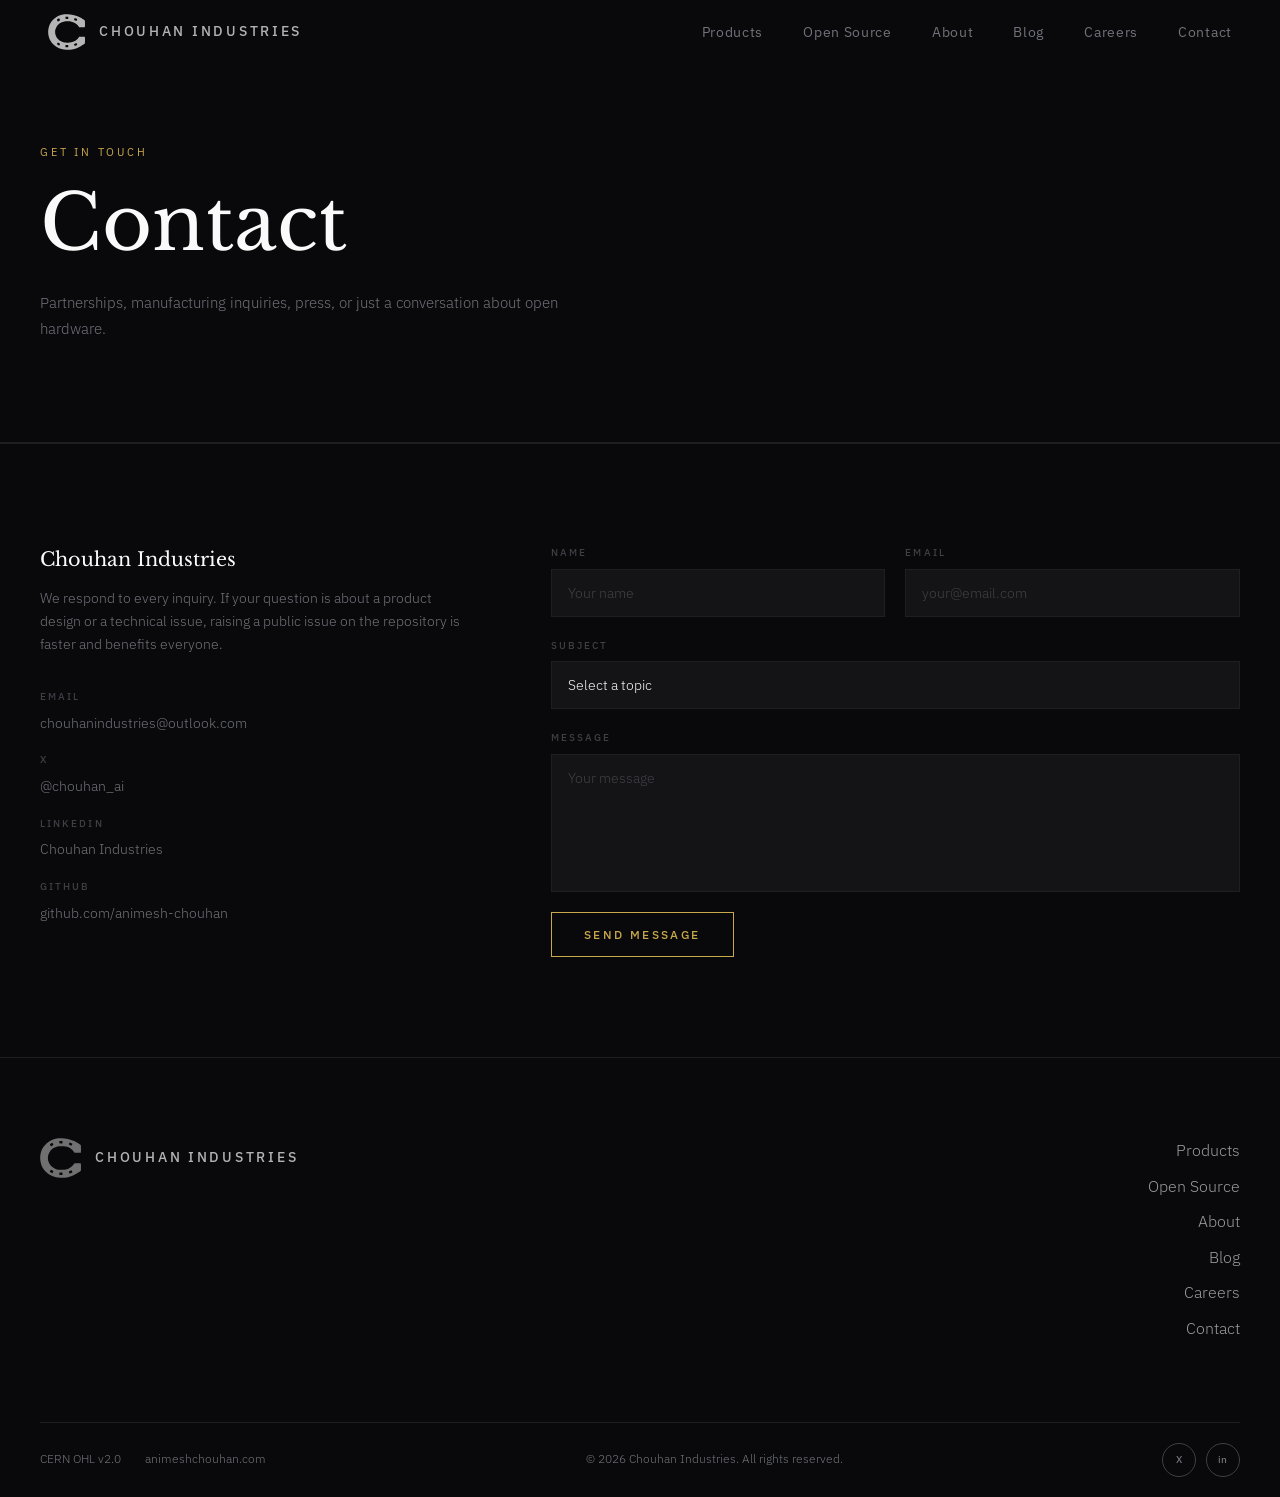
<file: contact.html>
<!DOCTYPE html>
<html lang="en">

<head>
  <meta charset="UTF-8">
  <meta name="viewport" content="width=device-width, initial-scale=1.0">
  <title>Contact | Chouhan Industries | Get in Touch</title>
    <meta name="author" content="Chouhan Industries">
  <meta name="description" content="Reach out for partnerships, manufacturing inquiries, press, or a conversation about open hardware.">
  <meta property="og:type" content="website">
  <meta property="og:site_name" content="Chouhan Industries">
  <meta property="og:title" content="Contact | Chouhan Industries">
  <meta property="og:description" content="Reach out for partnerships, manufacturing inquiries, press, or a conversation about open hardware.">
  <meta property="og:url" content="https://chouhan.ai/contact.html">
  <meta property="og:image" content="https://chouhan.ai/assets/images/og-image.png">
  <meta property="og:image:width" content="1200">
  <meta property="og:image:height" content="630">
  <meta property="og:image:type" content="image/png">
  <meta name="twitter:card" content="summary_large_image">
  <meta name="twitter:site" content="@chouhan_ai">
  <meta name="twitter:title" content="Contact | Chouhan Industries">
  <meta name="twitter:description" content="Reach out for partnerships, manufacturing inquiries, press, or a conversation about open hardware.">
  <meta name="twitter:image" content="https://chouhan.ai/assets/images/og-image.png">
  <link rel="preconnect" href="https://fonts.googleapis.com">
  <link rel="preconnect" href="https://fonts.gstatic.com" crossorigin>
  <link
    href="https://fonts.googleapis.com/css2?family=Libre+Baskerville:ital,wght@0,400;0,700;1,400&family=IBM+Plex+Sans:wght@300;400;500&display=swap"
    rel="stylesheet">
  <link rel="stylesheet" href="assets/css/style.css">
  <link rel="icon" type="image/x-icon" href="assets/favicons/favicon.ico">
  <link rel="icon" type="image/png" sizes="32x32" href="assets/favicons/favicon-32x32.png">
  <link rel="icon" type="image/png" sizes="16x16" href="assets/favicons/favicon-16x16.png">
  <link rel="icon" type="image/svg+xml" href="assets/favicons/logo-icon.svg">
  <link rel="apple-touch-icon" sizes="180x180" href="assets/favicons/apple-touch-icon.png">
  <!-- Google tag (gtag.js) -->
  <script async src="https://www.googletagmanager.com/gtag/js?id=G-FJ2H5WVSNV"></script>
  <script>
    window.dataLayer = window.dataLayer || [];
    function gtag(){dataLayer.push(arguments);}
    gtag('js', new Date());
    gtag('config', 'G-FJ2H5WVSNV');
  </script>
</head>

<body>

  <nav id="navbar" class="scrolled">
    <div class="nav-inner">
      <a href="index.html" class="wordmark"><img src="assets/favicons/logo-icon.svg" alt="Chouhan Industries" class="nav-logo">CHOUHAN
        INDUSTRIES</a>
      <ul class="nav-links">
        <li><a href="products.html">Products</a></li>
        <li><a href="open-source.html">Open Source</a></li>
        <li><a href="about.html">About</a></li>
        <li><a href="blog.html">Blog</a></li>
        <li><a href="careers.html">Careers</a></li>
        <li><a href="contact.html">Contact</a></li>
      </ul>
      <button class="hamburger" id="hamburger" aria-label="Toggle menu" aria-expanded="false">
        <span></span>
        <span></span>
        <span></span>
      </button>
    </div>
  </nav>

  <div class="mobile-menu" id="mobile-menu" aria-hidden="true">
    <ul>
      <li><a href="products.html">Products</a></li>
      <li><a href="open-source.html">Open Source</a></li>
      <li><a href="about.html">About</a></li>
      <li><a href="blog.html">Blog</a></li>
        <li><a href="careers.html">Careers</a></li>
        <li><a href="contact.html">Contact</a></li>
    </ul>
  </div>

  <div class="page-hero">
    <div class="section-inner">
      <p class="eyebrow">Get in Touch</p>
      <h1>Contact</h1>
      <p class="page-sub">Partnerships, manufacturing inquiries, press, or just a conversation about open hardware.</p>
    </div>
  </div>

  <section class="page-section">
    <div class="section-inner">
      <div class="contact-layout">
        <div class="contact-info">
          <h3>Chouhan Industries</h3>
          <p>We respond to every inquiry. If your question is about a product design or a technical issue, raising a
            public issue on the repository is faster and benefits everyone.</p>

          <div class="contact-detail">
            <p class="label">Email</p>
            <a href="mailto:chouhanindustries@outlook.com">chouhanindustries@outlook.com</a>
          </div>
          <div class="contact-detail">
            <p class="label">X</p>
            <a href="https://x.com/chouhan_ai" target="_blank" rel="noopener noreferrer">@chouhan_ai</a>
          </div>
          <div class="contact-detail">
            <p class="label">LinkedIn</p>
            <a href="https://www.linkedin.com/company/chouhan-industries" target="_blank"
              rel="noopener noreferrer">Chouhan Industries</a>
          </div>
          <div class="contact-detail">
            <p class="label">GitHub</p>
            <a href="https://github.com/animesh-chouhan" target="_blank"
              rel="noopener noreferrer">github.com/animesh-chouhan</a>
          </div>
        </div>

        <form class="contact-form" id="contact-form">
          <div class="form-row">
            <div class="form-group">
              <label for="name">Name</label>
              <input type="text" id="name" name="name" placeholder="Your name" required>
            </div>
            <div class="form-group">
              <label for="email">Email</label>
              <input type="email" id="email" name="email" placeholder="your@email.com" required>
            </div>
          </div>
          <div class="form-group">
            <label for="subject">Subject</label>
            <select id="subject" name="subject">
              <option value="">Select a topic</option>
              <option value="partnership">Partnership</option>
              <option value="manufacturing">Manufacturing Inquiry</option>
              <option value="careers">Careers</option>
              <option value="press">Press</option>
              <option value="contribution">Open Source Contribution</option>
              <option value="other">Other</option>
            </select>
          </div>
          <div class="form-group">
            <label for="message">Message</label>
            <textarea id="message" name="message" rows="6" placeholder="Your message" required></textarea>
          </div>
          <button type="submit" class="btn-submit">Send Message</button>
        </form>
      </div>
    </div>
  </section>

  <footer>
    <div class="footer-inner">
      <div class="footer-top">
        <a href="index.html" class="footer-wordmark"><img src="assets/favicons/logo-icon.svg" alt="Chouhan Industries"
            class="footer-logo">CHOUHAN INDUSTRIES</a>
        <nav class="footer-nav">
          <a href="products.html">Products</a>
          <a href="open-source.html">Open Source</a>
          <a href="about.html">About</a>
          <a href="blog.html">Blog</a>
          <a href="careers.html">Careers</a>
          <a href="contact.html">Contact</a>
        </nav>
      </div>
      <div class="footer-bottom">
        <div class="footer-legal">
          <a href="https://ohwr.org/project/cernohl/-/wikis/uploads/819d71bea3458f71fba6cf4fb0f2de6b/cern_ohl_s_v2.txt"
            target="_blank" rel="noopener noreferrer">CERN OHL v2.0</a>
          <a href="https://animeshchouhan.com" target="_blank" rel="noopener noreferrer">animeshchouhan.com</a>
        </div>
        <p class="footer-copy">&copy; 2026 Chouhan Industries. All rights reserved.</p>
        <div class="footer-social">
          <a href="https://x.com/chouhan_ai" target="_blank" rel="noopener noreferrer" aria-label="X">X</a>
          <a href="https://www.linkedin.com/company/chouhan-industries" target="_blank" rel="noopener noreferrer"
            aria-label="LinkedIn">in</a>
        </div>
      </div>
    </div>
  </footer>

  <script src="assets/js/script.js"></script>
</body>

</html>
</file>
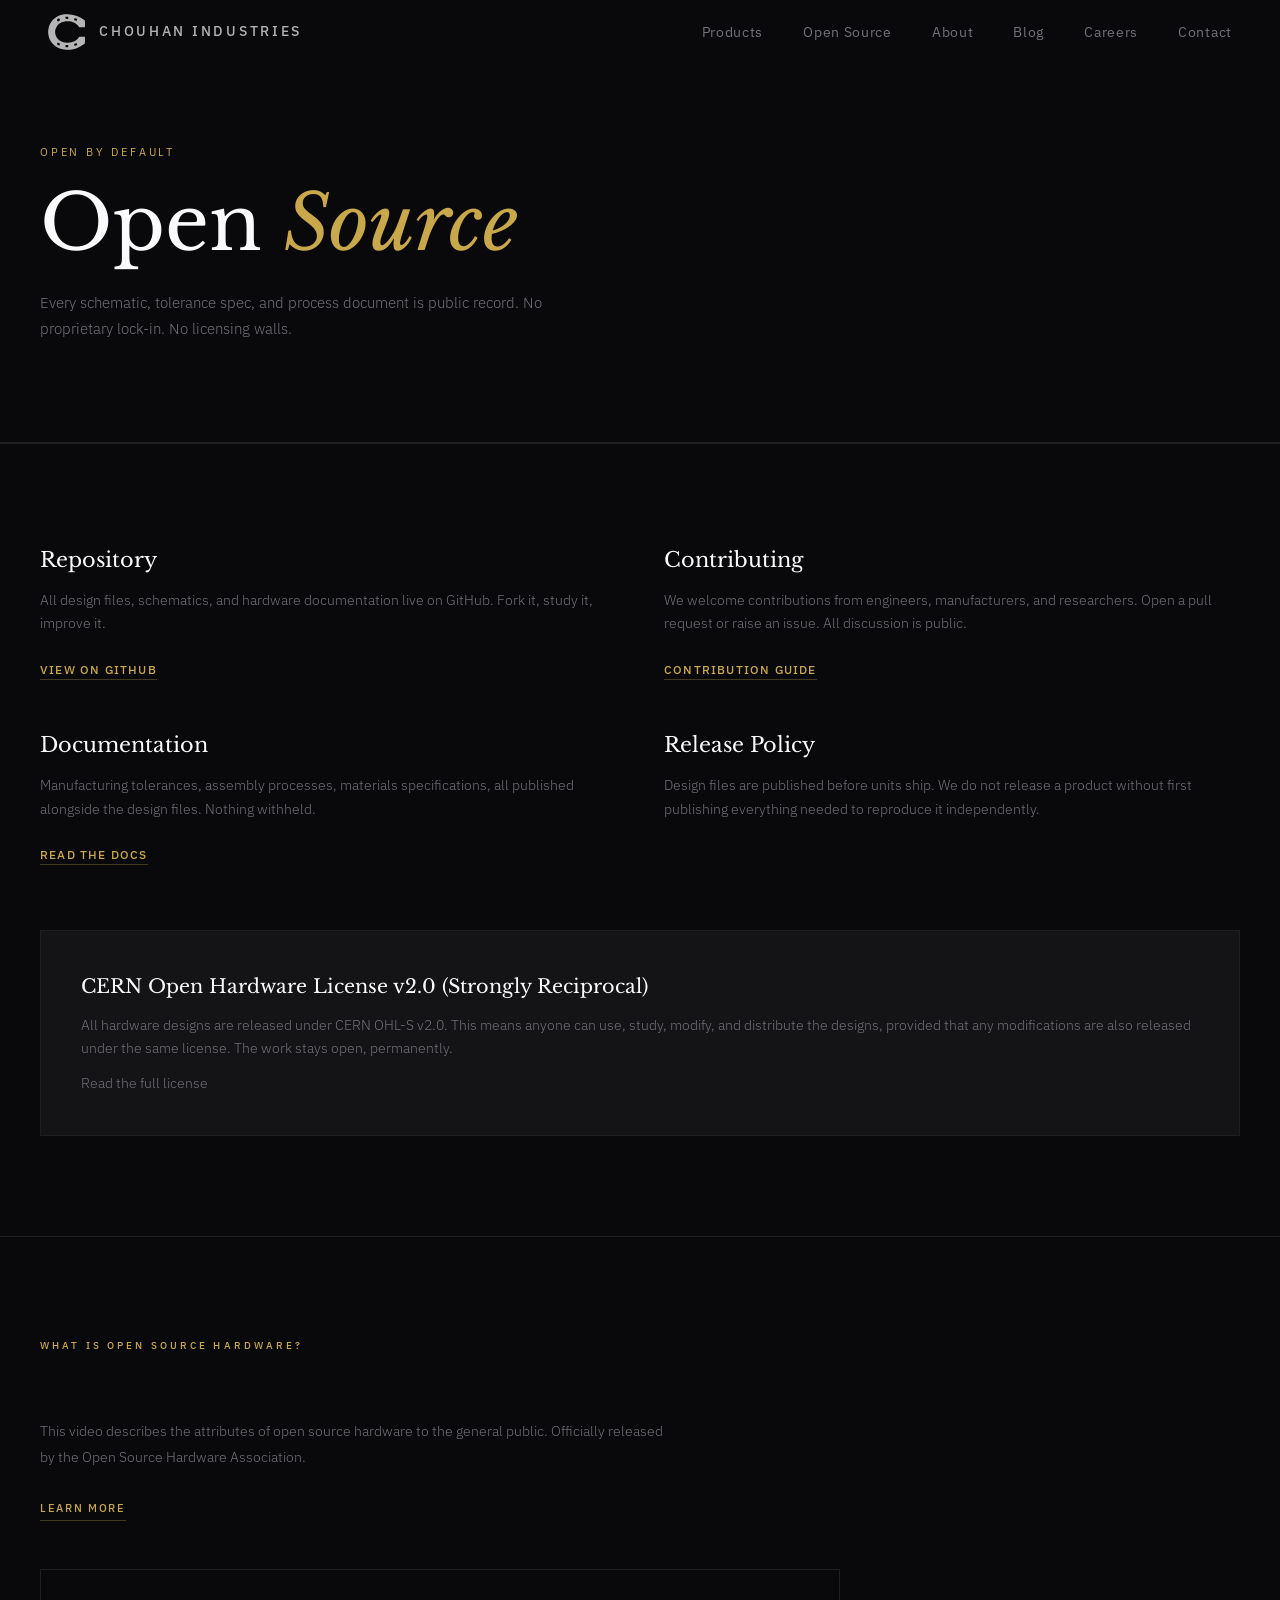
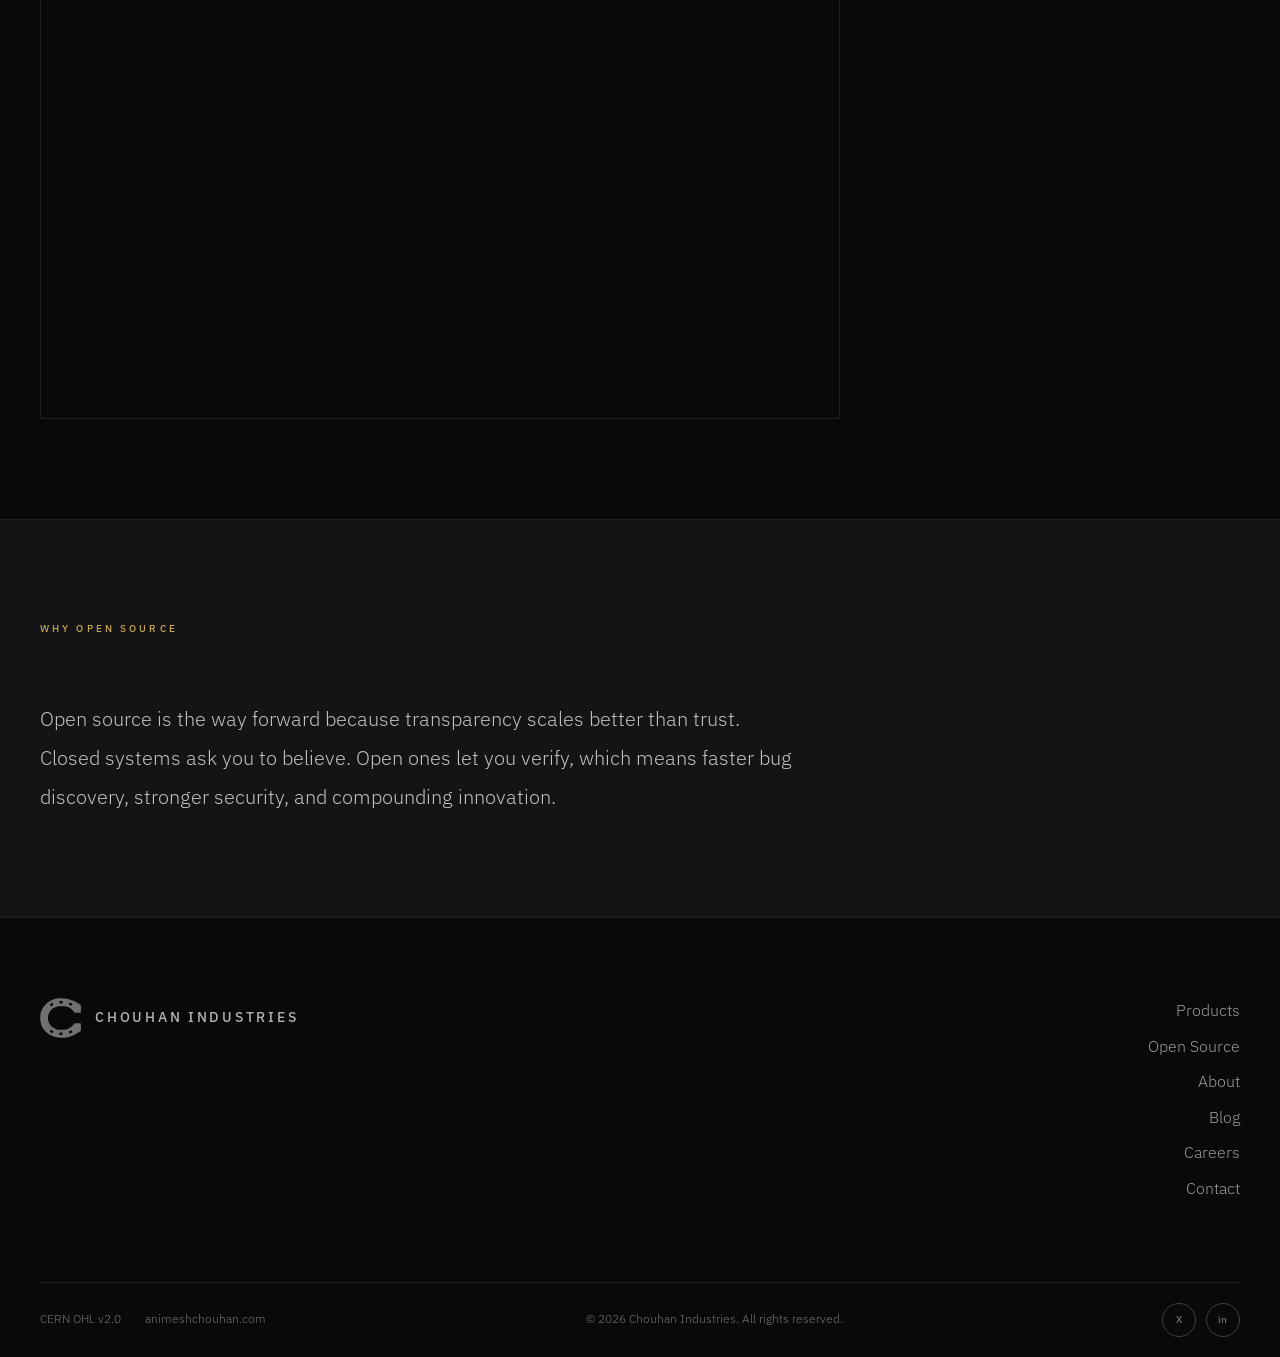
<file: open-source.html>
<!DOCTYPE html>
<html lang="en">

<head>
  <meta charset="UTF-8">
  <meta name="viewport" content="width=device-width, initial-scale=1.0">
  <title>Open Source | Chouhan Industries | Hardware in the Open</title>
    <meta name="author" content="Chouhan Industries">
  <meta name="description" content="Every schematic, tolerance spec, and process document is public record. No proprietary lock-in. No licensing walls.">
  <meta property="og:type" content="website">
  <meta property="og:site_name" content="Chouhan Industries">
  <meta property="og:title" content="Open Source | Chouhan Industries">
  <meta property="og:description" content="Every schematic, tolerance spec, and process document is public record. No proprietary lock-in. No licensing walls.">
  <meta property="og:url" content="https://chouhan.ai/open-source.html">
  <meta property="og:image" content="https://chouhan.ai/assets/images/og-image.png">
  <meta property="og:image:width" content="1200">
  <meta property="og:image:height" content="630">
  <meta property="og:image:type" content="image/png">
  <meta name="twitter:card" content="summary_large_image">
  <meta name="twitter:site" content="@chouhan_ai">
  <meta name="twitter:title" content="Open Source | Chouhan Industries">
  <meta name="twitter:description" content="Every schematic, tolerance spec, and process document is public record. No proprietary lock-in. No licensing walls.">
  <meta name="twitter:image" content="https://chouhan.ai/assets/images/og-image.png">
  <link rel="preconnect" href="https://fonts.googleapis.com">
  <link rel="preconnect" href="https://fonts.gstatic.com" crossorigin>
  <link href="https://fonts.googleapis.com/css2?family=Libre+Baskerville:ital,wght@0,400;0,700;1,400&family=IBM+Plex+Sans:wght@300;400;500&display=swap" rel="stylesheet">
  <link rel="stylesheet" href="assets/css/style.css">
  <link rel="icon" type="image/x-icon" href="assets/favicons/favicon.ico">
  <link rel="icon" type="image/png" sizes="32x32" href="assets/favicons/favicon-32x32.png">
  <link rel="icon" type="image/png" sizes="16x16" href="assets/favicons/favicon-16x16.png">
  <link rel="icon" type="image/svg+xml" href="assets/favicons/logo-icon.svg">
  <link rel="apple-touch-icon" sizes="180x180" href="assets/favicons/apple-touch-icon.png">
  <!-- Google tag (gtag.js) -->
  <script async src="https://www.googletagmanager.com/gtag/js?id=G-FJ2H5WVSNV"></script>
  <script>
    window.dataLayer = window.dataLayer || [];
    function gtag(){dataLayer.push(arguments);}
    gtag('js', new Date());
    gtag('config', 'G-FJ2H5WVSNV');
  </script>
</head>

<body>

  <nav id="navbar" class="scrolled">
    <div class="nav-inner">
      <a href="index.html" class="wordmark"><img src="assets/favicons/logo-icon.svg" alt="Chouhan Industries" class="nav-logo">CHOUHAN INDUSTRIES</a>
      <ul class="nav-links">
        <li><a href="products.html">Products</a></li>
        <li><a href="open-source.html">Open Source</a></li>
        <li><a href="about.html">About</a></li>
        <li><a href="blog.html">Blog</a></li>
        <li><a href="careers.html">Careers</a></li>
        <li><a href="contact.html">Contact</a></li>
      </ul>
      <button class="hamburger" id="hamburger" aria-label="Toggle menu" aria-expanded="false">
        <span></span>
        <span></span>
        <span></span>
      </button>
    </div>
  </nav>

  <div class="mobile-menu" id="mobile-menu" aria-hidden="true">
    <ul>
      <li><a href="products.html">Products</a></li>
      <li><a href="open-source.html">Open Source</a></li>
      <li><a href="about.html">About</a></li>
      <li><a href="blog.html">Blog</a></li>
        <li><a href="careers.html">Careers</a></li>
        <li><a href="contact.html">Contact</a></li>
    </ul>
  </div>

  <div class="page-hero">
    <div class="section-inner">
      <p class="eyebrow">Open by Default</p>
      <h1>Open <em>Source</em></h1>
      <p class="page-sub">Every schematic, tolerance spec, and process document is public record. No proprietary lock-in. No licensing walls.</p>
    </div>
  </div>

  <section class="page-section">
    <div class="section-inner">
      <div class="os-grid">
        <div class="os-item">
          <h3>Repository</h3>
          <p>All design files, schematics, and hardware documentation live on GitHub. Fork it, study it, improve it.</p>
          <a href="https://github.com/animesh-chouhan" target="_blank" rel="noopener noreferrer" class="link">View on GitHub</a>
        </div>
        <div class="os-item">
          <h3>Contributing</h3>
          <p>We welcome contributions from engineers, manufacturers, and researchers. Open a pull request or raise an issue. All discussion is public.</p>
          <a href="https://github.com/animesh-chouhan" target="_blank" rel="noopener noreferrer" class="link">Contribution Guide</a>
        </div>
        <div class="os-item">
          <h3>Documentation</h3>
          <p>Manufacturing tolerances, assembly processes, materials specifications, all published alongside the design files. Nothing withheld.</p>
          <a href="https://github.com/animesh-chouhan" target="_blank" rel="noopener noreferrer" class="link">Read the Docs</a>
        </div>
        <div class="os-item">
          <h3>Release Policy</h3>
          <p>Design files are published before units ship. We do not release a product without first publishing everything needed to reproduce it independently.</p>
        </div>
      </div>

      <div class="license-block">
        <h3>CERN Open Hardware License v2.0 (Strongly Reciprocal)</h3>
        <p>All hardware designs are released under CERN OHL-S v2.0. This means anyone can use, study, modify, and distribute the designs, provided that any modifications are also released under the same license. The work stays open, permanently.</p>
        <p style="margin-top: 12px;">
          <a href="https://ohwr.org/project/cernohl/-/wikis/uploads/819d71bea3458f71fba6cf4fb0f2de6b/cern_ohl_s_v2.txt"
            target="_blank" rel="license noopener noreferrer" class="link">Read the full license</a>
        </p>
      </div>
    </div>
  </section>

  <section class="page-section">
    <div class="section-inner">
      <p class="section-label">What Is Open Source Hardware?</p>
      <p style="font-family: var(--font-body); font-size: 0.9rem; font-weight: 300; line-height: 1.8; color: var(--muted); max-width: 640px; margin-bottom: 24px;">
        This video describes the attributes of open source hardware to the general public. Officially released by the Open Source Hardware Association.
      </p>
      <a href="https://oshwa.org/resources/open-source-hardware-definition/" target="_blank" rel="noopener noreferrer" class="role-apply" style="display: inline-block; margin-bottom: 48px;">Learn More</a>
      <div class="video-embed">
        <iframe src="https://www.youtube.com/embed/9xGRaPrcvVg?si=qM7CEtjqrNXDV5_I" title="What Is Open Source Hardware?" frameborder="0" allow="accelerometer; autoplay; clipboard-write; encrypted-media; gyroscope; picture-in-picture; web-share" referrerpolicy="strict-origin-when-cross-origin" allowfullscreen></iframe>
      </div>
    </div>
  </section>

  <section class="page-section surface">
    <div class="section-inner">
      <p class="section-label">Why open source</p>
      <p style="font-family: var(--font-body); font-size: clamp(1.05rem, 1.6vw, 1.3rem); font-weight: 300; line-height: 1.9; color: var(--text); opacity: 0.75; max-width: 760px;">
        Open source is the way forward because transparency scales better than trust. Closed systems ask you to believe. Open ones let you verify, which means faster bug discovery, stronger security, and compounding innovation.
      </p>
    </div>
  </section>

  <footer>
    <div class="footer-inner">
      <div class="footer-top">
        <a href="index.html" class="footer-wordmark"><img src="assets/favicons/logo-icon.svg" alt="Chouhan Industries" class="footer-logo">CHOUHAN INDUSTRIES</a>
        <nav class="footer-nav">
          <a href="products.html">Products</a>
          <a href="open-source.html">Open Source</a>
          <a href="about.html">About</a>
          <a href="blog.html">Blog</a>
          <a href="careers.html">Careers</a>
          <a href="contact.html">Contact</a>
        </nav>
      </div>
      <div class="footer-bottom">
        <div class="footer-legal">
          <a href="https://ohwr.org/project/cernohl/-/wikis/uploads/819d71bea3458f71fba6cf4fb0f2de6b/cern_ohl_s_v2.txt" target="_blank" rel="noopener noreferrer">CERN OHL v2.0</a>
          <a href="https://animeshchouhan.com" target="_blank" rel="noopener noreferrer">animeshchouhan.com</a>
        </div>
        <p class="footer-copy">&copy; 2026 Chouhan Industries. All rights reserved.</p>
        <div class="footer-social">
          <a href="https://x.com/chouhan_ai" target="_blank" rel="noopener noreferrer" aria-label="X">X</a>
          <a href="https://www.linkedin.com/company/chouhan-industries" target="_blank" rel="noopener noreferrer" aria-label="LinkedIn">in</a>
        </div>
      </div>
    </div>
  </footer>

  <script src="assets/js/script.js"></script>
</body>

</html>
</file>
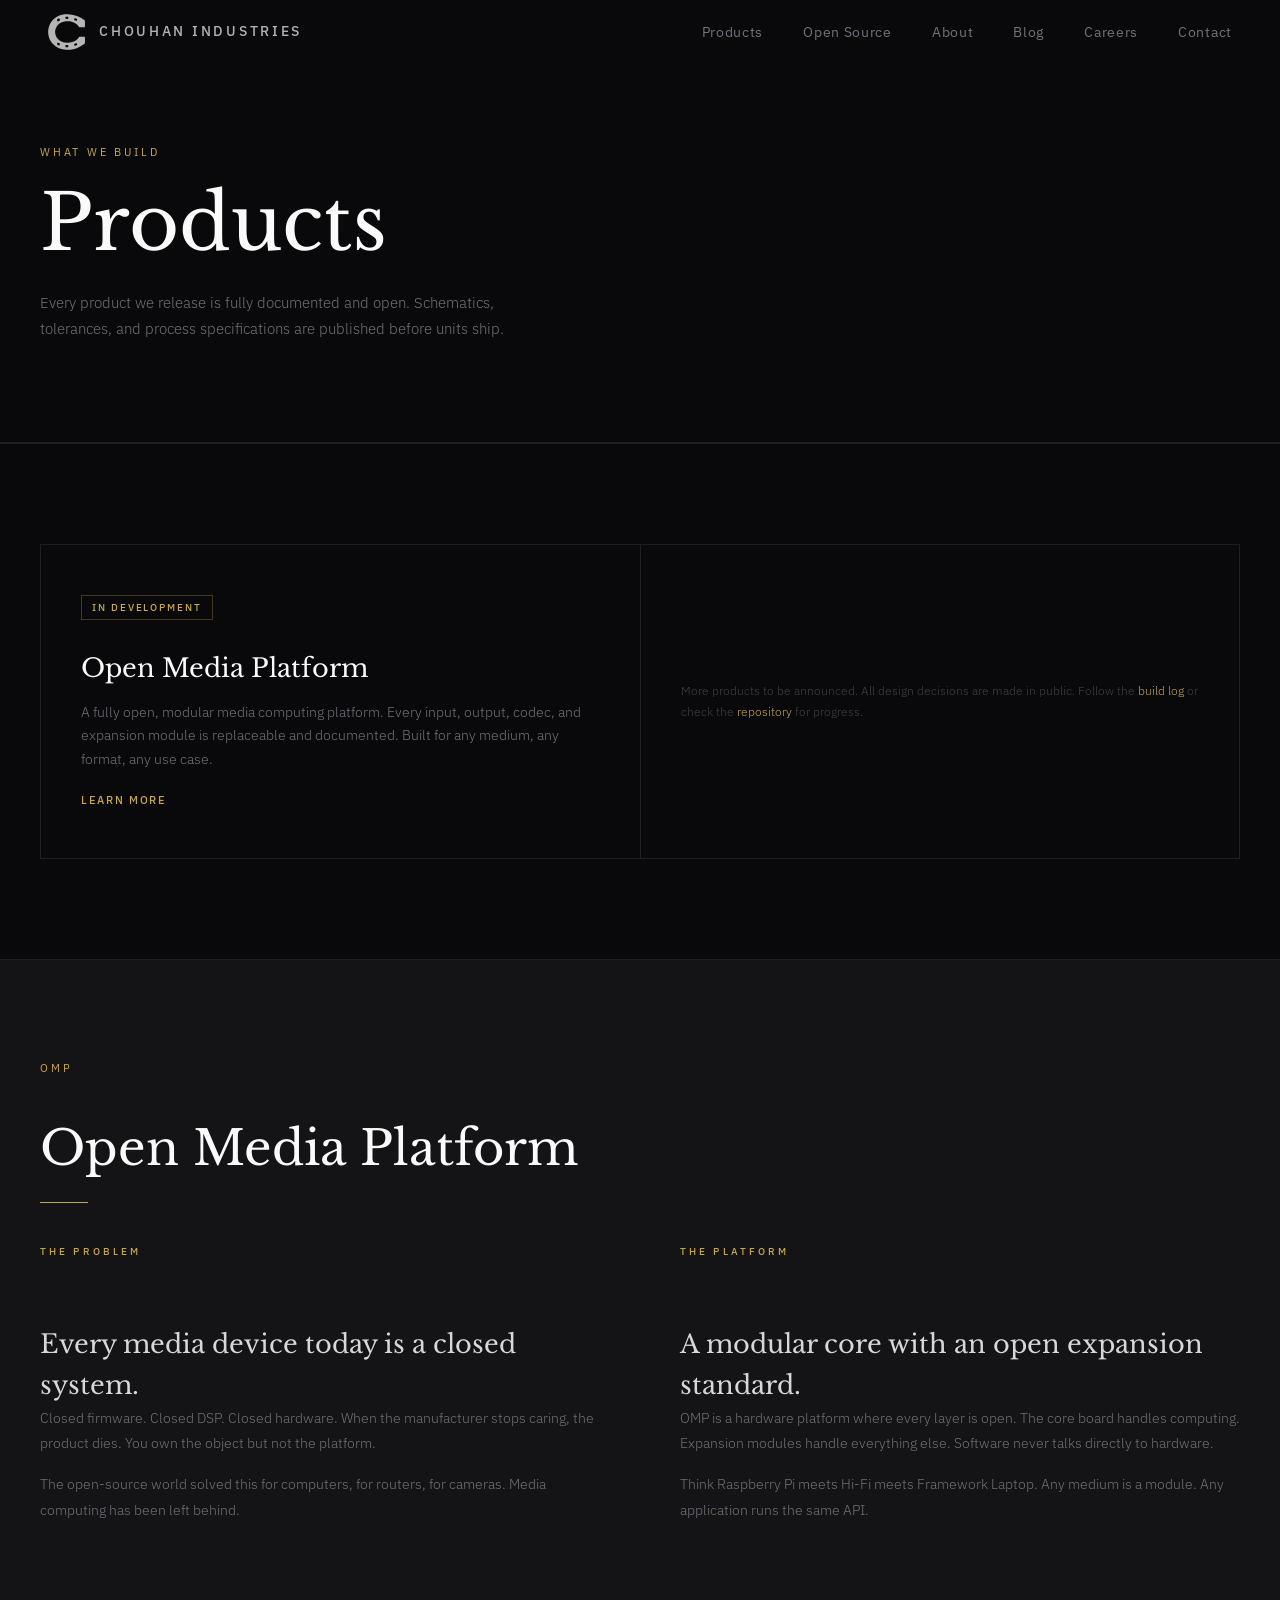
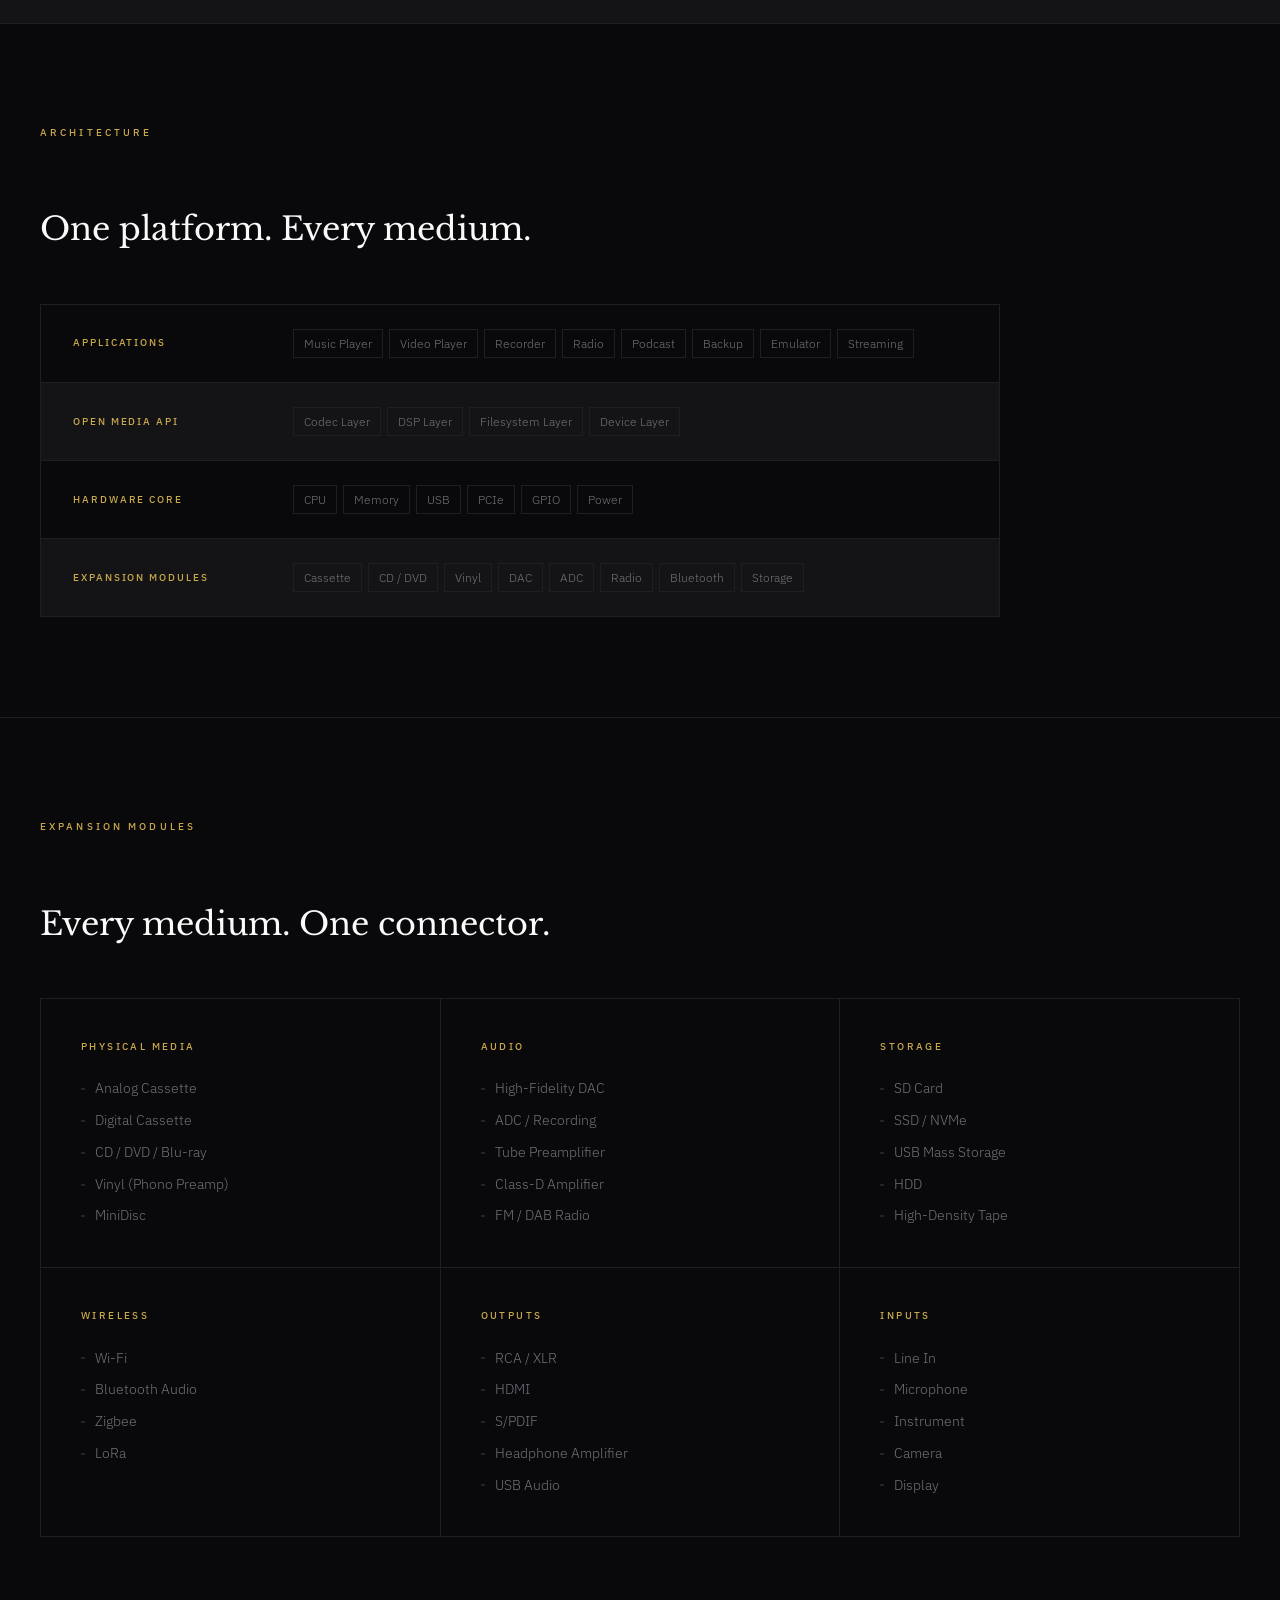
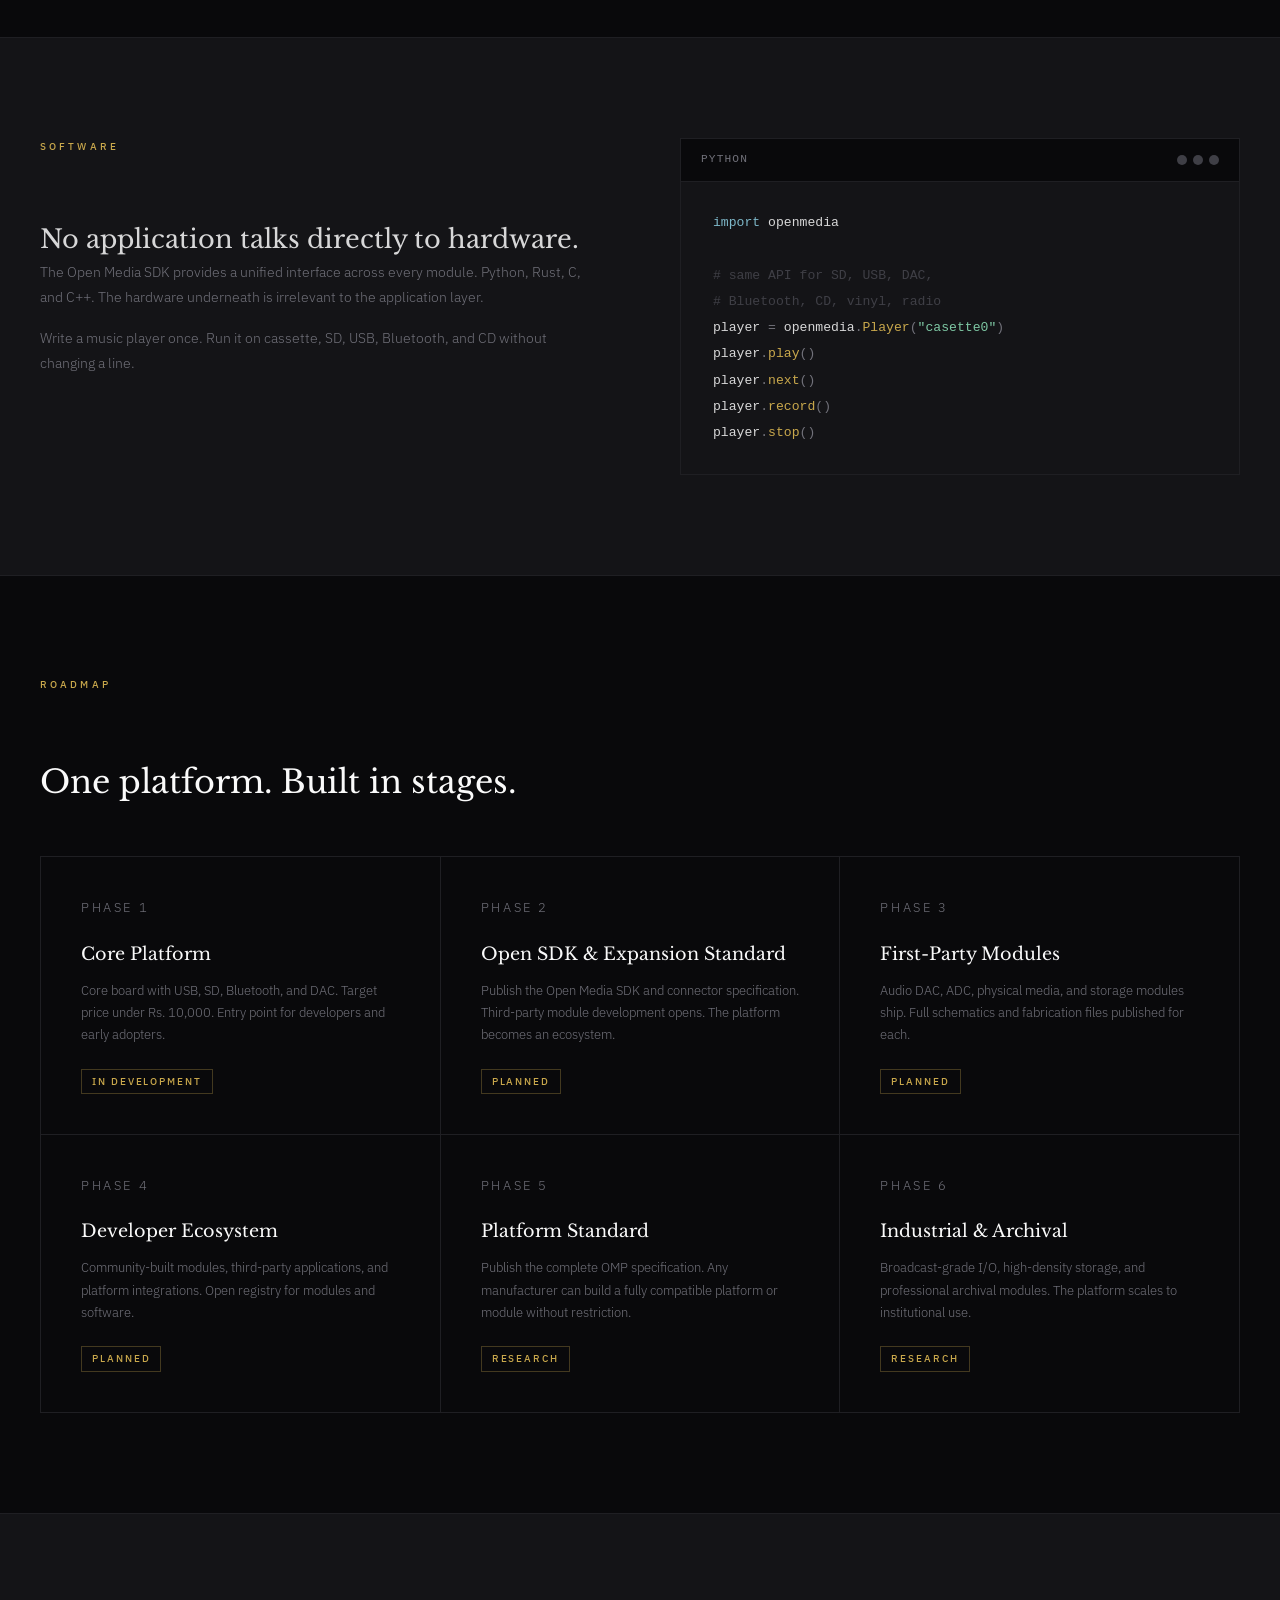
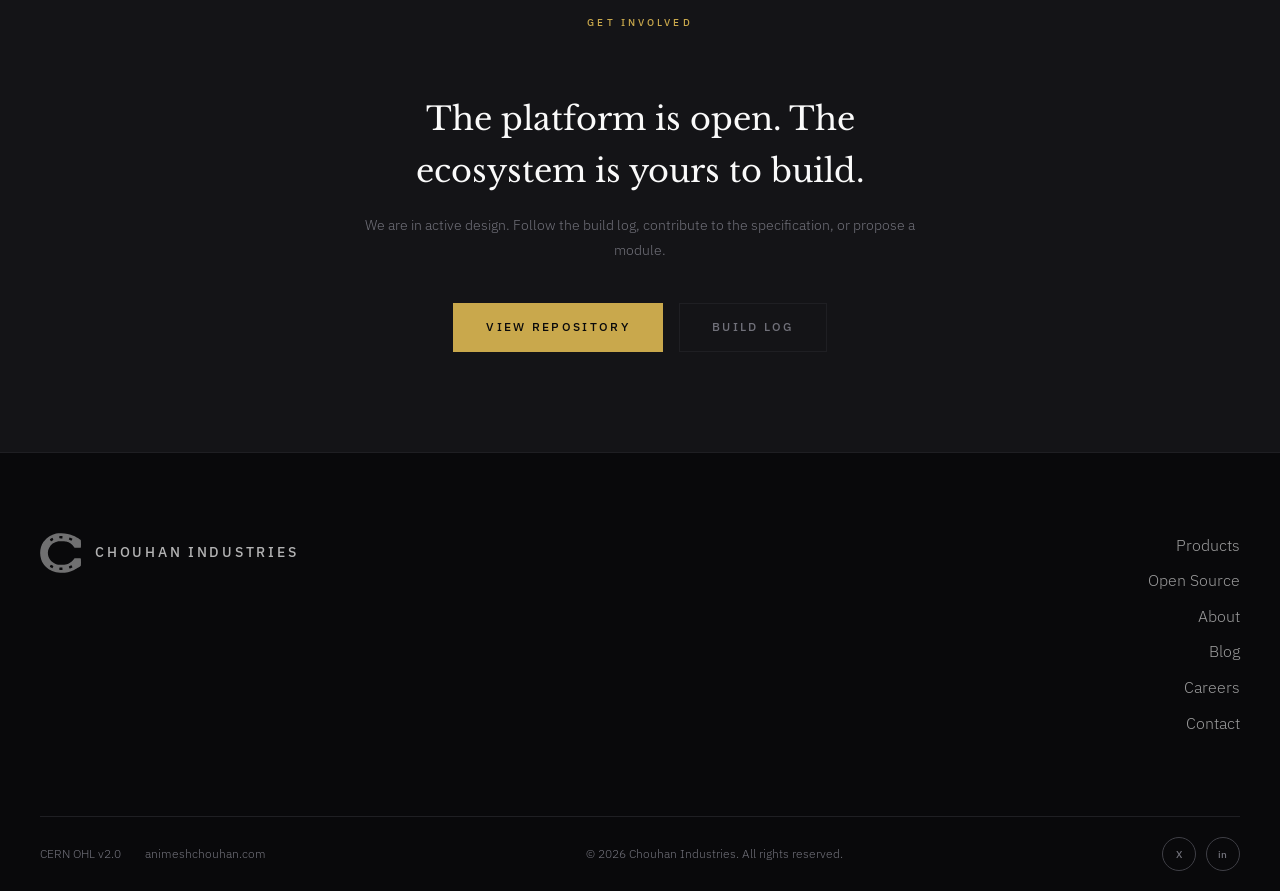
<file: products.html>
<!DOCTYPE html>
<html lang="en">

<head>
  <meta charset="UTF-8">
  <meta name="viewport" content="width=device-width, initial-scale=1.0">
  <!-- SEO -->
  <title>Products | Chouhan Industries | Open Hardware</title>
  <meta name="author" content="Chouhan Industries">
  <meta name="description"
    content="Hardware designed for the public and built to the highest standard. Fully open schematics and documentation.">
  <meta property="og:type" content="website">
  <meta property="og:site_name" content="Chouhan Industries">
  <meta property="og:title" content="Products | Chouhan Industries">
  <meta property="og:description"
    content="Hardware designed for the public and built to the highest standard. Fully open schematics and documentation.">
  <meta property="og:url" content="https://chouhan.ai/products.html">
  <meta property="og:image" content="https://chouhan.ai/assets/images/og-image.png">
  <meta property="og:image:width" content="1200">
  <meta property="og:image:height" content="630">
  <meta property="og:image:type" content="image/png">
  <meta name="twitter:card" content="summary_large_image">
  <meta name="twitter:site" content="@chouhan_ai">
  <meta name="twitter:title" content="Products | Chouhan Industries">
  <meta name="twitter:description"
    content="Hardware designed for the public and built to the highest standard. Fully open schematics and documentation.">
  <meta name="twitter:image" content="https://chouhan.ai/assets/images/og-image.png">
  <link rel="preconnect" href="https://fonts.googleapis.com">
  <link rel="preconnect" href="https://fonts.gstatic.com" crossorigin>
  <link
    href="https://fonts.googleapis.com/css2?family=Libre+Baskerville:ital,wght@0,400;0,700;1,400&family=IBM+Plex+Sans:wght@300;400;500&display=swap"
    rel="stylesheet">
  <link rel="stylesheet" href="assets/css/style.css">
  <link rel="icon" type="image/x-icon" href="assets/favicons/favicon.ico">
  <link rel="icon" type="image/png" sizes="32x32" href="assets/favicons/favicon-32x32.png">
  <link rel="icon" type="image/png" sizes="16x16" href="assets/favicons/favicon-16x16.png">
  <link rel="icon" type="image/svg+xml" href="assets/favicons/logo-icon.svg">
  <link rel="apple-touch-icon" sizes="180x180" href="assets/favicons/apple-touch-icon.png">
  <!-- Google tag (gtag.js) -->
  <script async src="https://www.googletagmanager.com/gtag/js?id=G-FJ2H5WVSNV"></script>
  <script>
    window.dataLayer = window.dataLayer || [];
    function gtag() { dataLayer.push(arguments); }
    gtag('js', new Date());
    gtag('config', 'G-FJ2H5WVSNV');
  </script>
</head>

<body>

  <nav id="navbar" class="scrolled">
    <div class="nav-inner">
      <a href="index.html" class="wordmark"><img src="assets/favicons/logo-icon.svg" alt="Chouhan Industries"
          class="nav-logo">CHOUHAN INDUSTRIES</a>
      <ul class="nav-links">
        <li><a href="products.html">Products</a></li>
        <li><a href="open-source.html">Open Source</a></li>
        <li><a href="about.html">About</a></li>
        <li><a href="blog.html">Blog</a></li>
        <li><a href="careers.html">Careers</a></li>
        <li><a href="contact.html">Contact</a></li>
      </ul>
      <button class="hamburger" id="hamburger" aria-label="Toggle menu" aria-expanded="false">
        <span></span>
        <span></span>
        <span></span>
      </button>
    </div>
  </nav>

  <div class="mobile-menu" id="mobile-menu" aria-hidden="true">
    <ul>
      <li><a href="products.html">Products</a></li>
      <li><a href="open-source.html">Open Source</a></li>
      <li><a href="about.html">About</a></li>
      <li><a href="blog.html">Blog</a></li>
      <li><a href="careers.html">Careers</a></li>
      <li><a href="contact.html">Contact</a></li>
    </ul>
  </div>

  <div class="page-hero">
    <div class="section-inner">
      <p class="eyebrow">What We Build</p>
      <h1>Products</h1>
      <p class="page-sub">Every product we release is fully documented and open. Schematics, tolerances, and process
        specifications are published before units ship.</p>
    </div>
  </div>

  <section class="page-section">
    <div class="section-inner">
      <div class="product-grid">
        <a href="#omp" class="product-card" style="display: block; text-decoration: none;">
          <span class="status">In Development</span>
          <h3>Open Media Platform</h3>
          <p>A fully open, modular media computing platform. Every input, output, codec, and expansion module is
            replaceable and documented. Built for any medium, any format, any use case.</p>
          <p
            style="margin-top: 20px; font-size: 0.7rem; font-weight: 500; letter-spacing: 0.15em; text-transform: uppercase; color: var(--gold);">
            Learn More</p>
        </a>
        <div class="product-card"
          style="display: flex; flex-direction: column; justify-content: center; align-items: flex-start; border-left: none;">
          <p style="font-size: 0.75rem; font-weight: 300; color: var(--subtle); line-height: 1.8;">More products to be
            announced. All design decisions are made in public. Follow the <a href="blog.html"
              style="color: var(--gold);">build log</a> or check the <a href="open-source.html"
              style="color: var(--gold);">repository</a> for progress.</p>
        </div>
      </div>
    </div>
  </section>

  <section class="page-section surface" id="omp">
    <div class="section-inner">
      <p class="eyebrow">OMP</p>
      <h2
        style="font-family: var(--font-display); font-size: clamp(1.8rem, 4vw, 3rem); font-weight: 300; margin-bottom: 16px;">
        Open Media Platform</h2>
      <div class="gold-rule" style="margin-bottom: 40px;"></div>
      <div class="about-body">
        <div>
          <p class="section-label">The Problem</p>
          <p class="lead">Every media device today is a closed system.</p>
          <div class="detail">
            <p>Closed firmware. Closed DSP. Closed hardware. When the manufacturer stops caring, the product dies. You
              own the object but not the platform.</p>
            <p>The open-source world solved this for computers, for routers, for cameras. Media computing has been left
              behind.</p>
          </div>
        </div>
        <div>
          <p class="section-label">The Platform</p>
          <p class="lead">A modular core with an open expansion standard.</p>
          <div class="detail">
            <p>OMP is a hardware platform where every layer is open. The core board handles computing. Expansion modules
              handle everything else. Software never talks directly to hardware.</p>
            <p>Think Raspberry Pi meets Hi-Fi meets Framework Laptop. Any medium is a module. Any application runs the
              same API.</p>
          </div>
        </div>
      </div>
    </div>
  </section>

  <section class="page-section">
    <div class="section-inner">
      <p class="section-label">Architecture</p>
      <h2
        style="font-family: var(--font-display); font-size: clamp(1.4rem, 2.5vw, 2rem); font-weight: 300; margin-bottom: 48px;">
        One platform. Every medium.</h2>
      <div class="stack-diagram">
        <div class="stack-layer">
          <p class="stack-label">Applications</p>
          <div class="stack-chips">
            <span class="stack-chip">Music Player</span>
            <span class="stack-chip">Video Player</span>
            <span class="stack-chip">Recorder</span>
            <span class="stack-chip">Radio</span>
            <span class="stack-chip">Podcast</span>
            <span class="stack-chip">Backup</span>
            <span class="stack-chip">Emulator</span>
            <span class="stack-chip">Streaming</span>
          </div>
        </div>
        <div class="stack-layer stack-api">
          <p class="stack-label">Open Media API</p>
          <div class="stack-chips">
            <span class="stack-chip">Codec Layer</span>
            <span class="stack-chip">DSP Layer</span>
            <span class="stack-chip">Filesystem Layer</span>
            <span class="stack-chip">Device Layer</span>
          </div>
        </div>
        <div class="stack-layer">
          <p class="stack-label">Hardware Core</p>
          <div class="stack-chips">
            <span class="stack-chip">CPU</span>
            <span class="stack-chip">Memory</span>
            <span class="stack-chip">USB</span>
            <span class="stack-chip">PCIe</span>
            <span class="stack-chip">GPIO</span>
            <span class="stack-chip">Power</span>
          </div>
        </div>
        <div class="stack-layer stack-modules">
          <p class="stack-label">Expansion Modules</p>
          <div class="stack-chips">
            <span class="stack-chip">Cassette</span>
            <span class="stack-chip">CD / DVD</span>
            <span class="stack-chip">Vinyl</span>
            <span class="stack-chip">DAC</span>
            <span class="stack-chip">ADC</span>
            <span class="stack-chip">Radio</span>
            <span class="stack-chip">Bluetooth</span>
            <span class="stack-chip">Storage</span>
          </div>
        </div>
      </div>
    </div>
  </section>

  <section class="page-section">
    <div class="section-inner">
      <p class="section-label">Expansion Modules</p>
      <h2
        style="font-family: var(--font-display); font-size: clamp(1.4rem, 2.5vw, 2rem); font-weight: 300; margin-bottom: 48px;">
        Every medium. One connector.</h2>
      <div class="omp-grid">
        <div class="omp-item">
          <p class="omp-title">Physical Media</p>
          <ul class="module-list">
            <li>Analog Cassette</li>
            <li>Digital Cassette</li>
            <li>CD / DVD / Blu-ray</li>
            <li>Vinyl (Phono Preamp)</li>
            <li>MiniDisc</li>
          </ul>
        </div>
        <div class="omp-item">
          <p class="omp-title">Audio</p>
          <ul class="module-list">
            <li>High-Fidelity DAC</li>
            <li>ADC / Recording</li>
            <li>Tube Preamplifier</li>
            <li>Class-D Amplifier</li>
            <li>FM / DAB Radio</li>
          </ul>
        </div>
        <div class="omp-item">
          <p class="omp-title">Storage</p>
          <ul class="module-list">
            <li>SD Card</li>
            <li>SSD / NVMe</li>
            <li>USB Mass Storage</li>
            <li>HDD</li>
            <li>High-Density Tape</li>
          </ul>
        </div>
        <div class="omp-item">
          <p class="omp-title">Wireless</p>
          <ul class="module-list">
            <li>Wi-Fi</li>
            <li>Bluetooth Audio</li>
            <li>Zigbee</li>
            <li>LoRa</li>
          </ul>
        </div>
        <div class="omp-item">
          <p class="omp-title">Outputs</p>
          <ul class="module-list">
            <li>RCA / XLR</li>
            <li>HDMI</li>
            <li>S/PDIF</li>
            <li>Headphone Amplifier</li>
            <li>USB Audio</li>
          </ul>
        </div>
        <div class="omp-item">
          <p class="omp-title">Inputs</p>
          <ul class="module-list">
            <li>Line In</li>
            <li>Microphone</li>
            <li>Instrument</li>
            <li>Camera</li>
            <li>Display</li>
          </ul>
        </div>
      </div>
    </div>
  </section>

  <section class="page-section surface">
    <div class="section-inner">
      <div class="about-body">
        <div>
          <p class="section-label">Software</p>
          <p class="lead">No application talks directly to hardware.</p>
          <div class="detail">
            <p>The Open Media SDK provides a unified interface across every module. Python, Rust, C, and C++. The
              hardware underneath is irrelevant to the application layer.</p>
            <p>Write a music player once. Run it on cassette, SD, USB, Bluetooth, and CD without changing a line.</p>
          </div>
        </div>
        <div>
          <div class="code-block">
            <div class="code-header">
              <span class="code-lang">Python</span>
              <div class="code-dots"><span></span><span></span><span></span></div>
            </div>
            <pre><span class="kw">import</span> <span class="c">openmedia</span>

<span class="comment"># same API for SD, USB, DAC,</span>
<span class="comment"># Bluetooth, CD, vinyl, radio</span>
<span class="c">player</span> = <span class="c">openmedia</span>.<span class="fn">Player</span>(<span class="s">"casette0"</span>)
<span class="c">player</span>.<span class="fn">play</span>()
<span class="c">player</span>.<span class="fn">next</span>()
<span class="c">player</span>.<span class="fn">record</span>()
<span class="c">player</span>.<span class="fn">stop</span>()</pre>
          </div>
        </div>
      </div>
    </div>
  </section>

  <section class="page-section">
    <div class="section-inner">
      <p class="section-label">Roadmap</p>
      <h2
        style="font-family: var(--font-display); font-size: clamp(1.4rem, 2.5vw, 2rem); font-weight: 300; margin-bottom: 48px;">
        One platform. Built in stages.</h2>
      <div class="roadmap-grid">
        <div class="roadmap-item">
          <p class="roadmap-phase">Phase 1</p>
          <h4>Core Platform</h4>
          <p>Core board with USB, SD, Bluetooth, and DAC. Target price under Rs. 10,000. Entry point for developers and
            early adopters.</p>
          <span class="status">In Development</span>
        </div>
        <div class="roadmap-item">
          <p class="roadmap-phase">Phase 2</p>
          <h4>Open SDK & Expansion Standard</h4>
          <p>Publish the Open Media SDK and connector specification. Third-party module development opens. The platform
            becomes an ecosystem.</p>
          <span class="status">Planned</span>
        </div>
        <div class="roadmap-item">
          <p class="roadmap-phase">Phase 3</p>
          <h4>First-Party Modules</h4>
          <p>Audio DAC, ADC, physical media, and storage modules ship. Full schematics and fabrication files published
            for each.</p>
          <span class="status">Planned</span>
        </div>
        <div class="roadmap-item">
          <p class="roadmap-phase">Phase 4</p>
          <h4>Developer Ecosystem</h4>
          <p>Community-built modules, third-party applications, and platform integrations. Open registry for modules and
            software.</p>
          <span class="status">Planned</span>
        </div>
        <div class="roadmap-item">
          <p class="roadmap-phase">Phase 5</p>
          <h4>Platform Standard</h4>
          <p>Publish the complete OMP specification. Any manufacturer can build a fully compatible platform or module
            without restriction.</p>
          <span class="status">Research</span>
        </div>
        <div class="roadmap-item">
          <p class="roadmap-phase">Phase 6</p>
          <h4>Industrial & Archival</h4>
          <p>Broadcast-grade I/O, high-density storage, and professional archival modules. The platform scales to
            institutional use.</p>
          <span class="status">Research</span>
        </div>
      </div>
    </div>
  </section>

  <section class="page-section surface">
    <div class="section-inner" style="text-align: center; max-width: 640px; margin: 0 auto;">
      <p class="section-label">Get Involved</p>
      <h2
        style="font-family: var(--font-display); font-size: clamp(1.4rem, 2.5vw, 2rem); font-weight: 300; margin-bottom: 16px;">
        The platform is open. The ecosystem is yours to build.</h2>
      <p style="font-size: 0.875rem; font-weight: 300; color: var(--muted); line-height: 1.8; margin-bottom: 40px;">We
        are in active design. Follow the build log, contribute to the specification, or propose a module.</p>
      <div style="display: flex; gap: 16px; justify-content: center; flex-wrap: wrap;">
        <a href="open-source.html" class="btn-primary">View Repository</a>
        <a href="blog.html" class="btn-secondary">Build Log</a>
      </div>
    </div>
  </section>

  <footer>
    <div class="footer-inner">
      <div class="footer-top">
        <a href="index.html" class="footer-wordmark"><img src="assets/favicons/logo-icon.svg" alt="Chouhan Industries"
            class="footer-logo">CHOUHAN INDUSTRIES</a>
        <nav class="footer-nav">
          <a href="products.html">Products</a>
          <a href="open-source.html">Open Source</a>
          <a href="about.html">About</a>
          <a href="blog.html">Blog</a>
          <a href="careers.html">Careers</a>
          <a href="contact.html">Contact</a>
        </nav>
      </div>
      <div class="footer-bottom">
        <div class="footer-legal">
          <a href="https://ohwr.org/project/cernohl/-/wikis/uploads/819d71bea3458f71fba6cf4fb0f2de6b/cern_ohl_s_v2.txt"
            target="_blank" rel="noopener noreferrer">CERN OHL v2.0</a>
          <a href="https://animeshchouhan.com" target="_blank" rel="noopener noreferrer">animeshchouhan.com</a>
        </div>
        <p class="footer-copy">&copy; 2026 Chouhan Industries. All rights reserved.</p>
        <div class="footer-social">
          <a href="https://x.com/chouhan_ai" target="_blank" rel="noopener noreferrer" aria-label="X">X</a>
          <a href="https://www.linkedin.com/company/chouhan-industries" target="_blank" rel="noopener noreferrer"
            aria-label="LinkedIn">in</a>
        </div>
      </div>
    </div>
  </footer>

  <script src="assets/js/script.js"></script>
</body>

</html>
</file>
<file: assets/css/style.css>
/* ── Variables ───────────────────────────────────────────── */
:root {
  --bg:         #09090B;
  --surface:    #141417;
  --border:     #1F1F23;
  --text:       #FAFAFA;
  --muted:      #71717A;
  --subtle:     #3F3F46;
  --gold:       #C9A84C;

  --font-display: 'Libre Baskerville', Georgia, serif;
  --font-body:    'IBM Plex Sans', system-ui, sans-serif;

  --max-w: 1600px;
  --nav-h: 64px;
}

/* ── Reset ───────────────────────────────────────────────── */
*, *::before, *::after {
  margin: 0;
  padding: 0;
  box-sizing: border-box;
}

html {
  scroll-behavior: smooth;
}

body {
  background-color: var(--bg);
  color: var(--text);
  font-family: var(--font-body);
  font-weight: 300;
  line-height: 1.6;
  -webkit-font-smoothing: antialiased;
  overflow-x: hidden;
}

a {
  text-decoration: none;
  color: inherit;
}

/* ── Nav ─────────────────────────────────────────────────── */
#navbar {
  position: fixed;
  top: 0;
  left: 0;
  right: 0;
  height: var(--nav-h);
  padding: 0 48px;
  z-index: 100;
  transition: background 0.4s ease, border-color 0.4s ease;
  border-bottom: 1px solid transparent;
}

#navbar.scrolled {
  background: rgba(9, 9, 11, 0.92);
  backdrop-filter: blur(12px);
  -webkit-backdrop-filter: blur(12px);
  border-bottom-color: var(--border);
}

.nav-inner {
  max-width: var(--max-w);
  margin: 0 auto;
  padding: 0;
  height: 100%;
  display: flex;
  align-items: center;
  justify-content: space-between;
}

.wordmark {
  font-family: var(--font-body);
  font-size: 0.85rem;
  font-weight: 500;
  letter-spacing: 0.2em;
  color: var(--text);
  opacity: 0.7;
  display: flex;
  align-items: center;
  gap: 14px;
  line-height: 1;
}

.wordmark:hover {
  opacity: 1;
}

.nav-logo {
  height: 36px;
  width: auto;
  display: block;
  flex-shrink: 0;
}

.nav-links {
  list-style: none;
  display: flex;
  gap: 40px;
}

.nav-links a {
  font-size: 0.875rem;
  font-weight: 400;
  letter-spacing: 0.05em;
  color: var(--muted);
  text-transform: capitalize;
}

.nav-links a:hover {
  color: var(--text);
}

/* ── Hero ────────────────────────────────────────────────── */
#hero {
  min-height: 100vh;
  display: flex;
  flex-direction: column;
  justify-content: center;
  padding: 0 40px;
  position: relative;
}

.hero-inner {
  max-width: var(--max-w);
  margin: 0 auto;
  width: 100%;
  padding-top: var(--nav-h);
}

.eyebrow {
  font-size: 0.7rem;
  font-weight: 400;
  letter-spacing: 0.25em;
  text-transform: uppercase;
  color: var(--gold);
  margin-bottom: 32px;
}

#hero h1 {
  font-family: var(--font-display);
  font-size: clamp(2.5rem, 8vw, 7.5rem);
  font-weight: 300;
  line-height: 1.2;
  letter-spacing: -0.01em;
  color: var(--text);
  margin-bottom: 40px;
  overflow-wrap: break-word;
}

#hero h1 em {
  font-style: italic;
  color: var(--gold);
}

.scroll-hint {
  position: absolute;
  bottom: 40px;
  left: 50%;
  transform: translateX(-50%);
  color: var(--muted);
  animation: bounce 2s ease-in-out infinite;
}

@keyframes bounce {
  0%, 100% { transform: translateX(-50%) translateY(0); }
  50%       { transform: translateX(-50%) translateY(6px); }
}

.gold-rule {
  width: 48px;
  height: 1px;
  background: var(--gold);
  margin-bottom: 28px;
}

.hero-sub {
  font-size: 0.95rem;
  font-weight: 300;
  color: var(--muted);
  letter-spacing: 0.05em;
  max-width: 600px;
}


/* ── Section base ────────────────────────────────────────── */
.section-inner {
  max-width: var(--max-w);
  margin: 0 auto;
  padding: 0 40px;
}

.section-label {
  font-size: 0.65rem;
  font-weight: 500;
  letter-spacing: 0.3em;
  text-transform: uppercase;
  color: var(--gold);
  margin-bottom: 64px;
}

/* ── About / Manifesto ───────────────────────────────────── */
#about {
  padding: 140px 0;
  border-top: 1px solid var(--border);
}

.manifesto-block {
  display: flex;
  align-items: center;
  gap: 64px;
}

.oshw-badge {
  width: 140px;
  flex-shrink: 0;
  margin-left: auto;
  opacity: 0.9;
}

.manifesto-text {
  font-family: var(--font-body);
  font-size: clamp(1.05rem, 1.6vw, 1.3rem);
  font-weight: 300;
  line-height: 1.9;
  color: var(--text);
  opacity: 0.75;
  max-width: 760px;
}

/* ── Capabilities ────────────────────────────────────────── */
#capabilities {
  padding: 140px 0;
  border-top: 1px solid var(--border);
  background: var(--surface);
}

.capabilities-grid {
  display: grid;
  grid-template-columns: repeat(3, 1fr);
  gap: 1px;
  background: var(--border);
  border: 1px solid var(--border);
}

.capability-item {
  background: var(--surface);
  padding: 48px 40px 56px;
}

.cap-number {
  display: block;
  font-size: 0.65rem;
  font-weight: 500;
  letter-spacing: 0.2em;
  color: var(--muted);
  margin-bottom: 20px;
}

.cap-rule {
  width: 24px;
  height: 1px;
  background: var(--gold);
  margin-bottom: 28px;
}

.capability-item h3 {
  font-family: var(--font-display);
  font-size: 1.5rem;
  font-weight: 400;
  letter-spacing: 0.01em;
  margin-bottom: 16px;
  color: var(--text);
}

.capability-item p {
  font-size: 0.85rem;
  font-weight: 300;
  color: var(--muted);
  line-height: 1.7;
}

/* ── Roles List ──────────────────────────────────────────── */
.roles-list {
  display: flex;
  flex-direction: column;
  border-top: 1px solid var(--border);
}

.role-item {
  display: flex;
  align-items: center;
  justify-content: space-between;
  gap: 40px;
  padding: 32px 0;
  border-bottom: 1px solid var(--border);
}

.role-meta {
  display: grid;
  grid-template-columns: 120px 240px 1fr;
  align-items: center;
  gap: 0 32px;
  flex: 1;
}

.role-dept {
  font-size: 0.65rem;
  font-weight: 500;
  letter-spacing: 0.25em;
  text-transform: uppercase;
  color: var(--gold);
}

.role-title {
  font-family: var(--font-display);
  font-size: 1.2rem;
  font-weight: 400;
  color: var(--text);
}

.role-desc {
  font-size: 0.85rem;
  font-weight: 300;
  color: var(--muted);
  line-height: 1.7;
}

.role-apply {
  font-size: 0.7rem;
  font-weight: 500;
  letter-spacing: 0.15em;
  text-transform: uppercase;
  color: var(--gold);
  border-bottom: 1px solid rgba(201,168,76,0.3);
  padding-bottom: 2px;
  white-space: nowrap;
  flex-shrink: 0;
}

/* ── Video Embed ─────────────────────────────────────────── */
.video-embed {
  position: relative;
  width: 100%;
  max-width: 800px;
  aspect-ratio: 16 / 9;
}

.video-embed iframe {
  position: absolute;
  inset: 0;
  width: 100%;
  height: 100%;
  border: 1px solid var(--border);
}

/* ── Philosophy ──────────────────────────────────────────── */
#philosophy {
  padding: 160px 0;
  border-top: 1px solid var(--border);
  text-align: center;
}

.philosophy-statement {
  font-family: var(--font-display);
  font-size: clamp(3rem, 7vw, 6.5rem);
  font-weight: 300;
  line-height: 1.25;
  color: var(--text);
}

.philosophy-statement em {
  font-style: italic;
  color: var(--gold);
}

/* ── Footer ──────────────────────────────────────────────── */
footer {
  border-top: 1px solid var(--border);
}

.footer-inner {
  max-width: var(--max-w);
  margin: 0 auto;
  padding: 0 40px;
}

.footer-top {
  display: flex;
  justify-content: space-between;
  align-items: flex-start;
  padding: 80px 0;
}

.footer-wordmark {
  font-size: 0.85rem;
  font-weight: 500;
  letter-spacing: 0.2em;
  color: var(--text);
  opacity: 0.7;
  display: flex;
  align-items: center;
  gap: 14px;
}

.footer-wordmark:hover {
  opacity: 1;
}

.footer-logo {
  height: 40px;
  width: auto;
  display: block;
  opacity: 0.6;
}

.footer-nav {
  display: flex;
  flex-direction: column;
  align-items: flex-end;
  gap: 10px;
}

.footer-nav a {
  font-size: 1rem;
  font-weight: 300;
  color: var(--text);
  opacity: 0.6;
}

.footer-nav a:hover {
  opacity: 1;
}

.footer-bottom {
  display: flex;
  align-items: center;
  justify-content: space-between;
  padding: 20px 0;
  border-top: 1px solid var(--border);
  gap: 24px;
}

.footer-legal {
  display: flex;
  gap: 24px;
}

.footer-legal a {
  font-size: 0.72rem;
  font-weight: 300;
  color: var(--muted);
}

.footer-legal a:hover {
  color: var(--text);
}

.footer-copy {
  font-size: 0.72rem;
  font-weight: 300;
  color: var(--muted);
}

.footer-social {
  display: flex;
  gap: 10px;
}

.footer-social a {
  width: 34px;
  height: 34px;
  border: 1px solid var(--subtle);
  border-radius: 50%;
  display: flex;
  align-items: center;
  justify-content: center;
  font-size: 0.65rem;
  font-weight: 500;
  letter-spacing: 0.05em;
  color: var(--muted);
}

.footer-social a:hover {
  border-color: var(--text);
  color: var(--text);
}


/* ── Hamburger ───────────────────────────────────────────── */
.hamburger {
  display: none;
  flex-direction: column;
  justify-content: center;
  gap: 5px;
  background: none;
  border: none;
  cursor: pointer;
  padding: 4px;
}

.hamburger span {
  display: block;
  width: 22px;
  height: 1px;
  background: var(--text);
}

.hamburger.open span:nth-child(1) {
  transform: translateY(6px) rotate(45deg);
}

.hamburger.open span:nth-child(2) {
  opacity: 0;
}

.hamburger.open span:nth-child(3) {
  transform: translateY(-6px) rotate(-45deg);
}

/* ── Mobile menu ─────────────────────────────────────────── */
.mobile-menu {
  display: none;
  position: fixed;
  top: var(--nav-h);
  left: 0;
  right: 0;
  background: var(--bg);
  border-bottom: 1px solid var(--border);
  z-index: 99;
}

.mobile-menu.open {
  display: block;
}

.mobile-menu ul {
  list-style: none;
  padding: 8px 0;
}

.mobile-menu ul li a {
  display: block;
  padding: 18px 24px;
  font-size: 0.875rem;
  font-weight: 400;
  letter-spacing: 0.1em;
  text-transform: uppercase;
  color: var(--muted);
  border-bottom: 1px solid var(--border);
}

.mobile-menu ul li:last-child a {
  border-bottom: none;
}

.mobile-menu ul li a:hover {
  color: var(--text);
}

/* ── Responsive ──────────────────────────────────────────── */
@media (max-width: 768px) {
  .nav-inner { padding: 0 24px; }
  #navbar { padding: 0; }
  .nav-links { display: none; }
  .hamburger { display: flex; }

  #hero { padding: 0 24px; }
  .scroll-hint { bottom: 24px; }

  .section-inner { padding: 0 24px; }

  .manifesto-block {
    flex-direction: column;
    align-items: center;
    gap: 32px;
  }

  .oshw-badge {
    width: 100px;
    margin-left: 0;
    margin-right: 0;
  }

  #about, #capabilities, #philosophy { padding: 100px 0; }

  .capabilities-grid { grid-template-columns: 1fr; }

  .role-item { flex-direction: column; align-items: flex-start; gap: 12px; }
  .role-meta { grid-template-columns: 1fr; gap: 4px; }
  .role-apply { align-self: flex-start; }

  .footer-top {
    flex-direction: column;
    gap: 48px;
    padding: 60px 0;
  }

  .footer-nav {
    align-items: flex-start;
  }

  .footer-bottom {
    flex-direction: column;
    align-items: flex-start;
    gap: 16px;
  }

  .page-hero { padding: 60px 0 80px; }
  .product-grid { grid-template-columns: 1fr; }
  .team-grid { grid-template-columns: 1fr; }
}

/* ── Inner page hero ─────────────────────────────────────── */
.page-hero {
  padding: 80px 0 100px;
  border-bottom: 1px solid var(--border);
  margin-top: var(--nav-h);
}

.page-hero .eyebrow {
  margin-bottom: 20px;
}

.page-hero h1 {
  font-family: var(--font-display);
  font-size: clamp(2.5rem, 6vw, 5rem);
  font-weight: 300;
  line-height: 1.1;
  color: var(--text);
  margin-bottom: 24px;
}

.page-hero h1 em {
  font-style: italic;
  color: var(--gold);
}

.page-hero .page-sub {
  font-size: 0.95rem;
  font-weight: 300;
  color: var(--muted);
  max-width: 520px;
  line-height: 1.7;
}

/* ── Page sections ───────────────────────────────────────── */
.page-section {
  padding: 100px 0;
  border-top: 1px solid var(--border);
}

.page-section.surface {
  background: var(--surface);
}

/* ── Products ────────────────────────────────────────────── */
.product-grid {
  display: grid;
  grid-template-columns: repeat(2, 1fr);
  gap: 1px;
  background: var(--border);
  border: 1px solid var(--border);
}

.product-card {
  background: var(--bg);
  padding: 48px 40px;
}

a.product-card:hover {
  background: var(--surface);
}

.product-card .status {
  display: inline-block;
  font-size: 0.6rem;
  font-weight: 500;
  letter-spacing: 0.2em;
  text-transform: uppercase;
  color: var(--gold);
  border: 1px solid rgba(201, 168, 76, 0.3);
  padding: 4px 10px;
  margin-bottom: 28px;
}

.product-card h3 {
  font-family: var(--font-display);
  font-size: 1.6rem;
  font-weight: 400;
  color: var(--text);
  margin-bottom: 12px;
}

.product-card p {
  font-size: 0.85rem;
  font-weight: 300;
  color: var(--muted);
  line-height: 1.7;
}

/* ── Open Source ─────────────────────────────────────────── */
.os-grid {
  display: grid;
  grid-template-columns: repeat(2, 1fr);
  gap: 48px;
}

.os-item h3 {
  font-family: var(--font-display);
  font-size: 1.3rem;
  font-weight: 400;
  color: var(--text);
  margin-bottom: 12px;
}

.os-item p {
  font-size: 0.85rem;
  font-weight: 300;
  color: var(--muted);
  line-height: 1.7;
  margin-bottom: 20px;
}

.os-item a.link {
  font-size: 0.75rem;
  font-weight: 500;
  letter-spacing: 0.1em;
  text-transform: uppercase;
  color: var(--gold);
  border-bottom: 1px solid rgba(201, 168, 76, 0.3);
  padding-bottom: 2px;
}

.os-item a.link:hover {
  border-bottom-color: var(--gold);
}

.license-block {
  background: var(--surface);
  border: 1px solid var(--border);
  padding: 40px;
  margin-top: 64px;
}

.license-block h3 {
  font-family: var(--font-display);
  font-size: 1.2rem;
  font-weight: 400;
  color: var(--text);
  margin-bottom: 12px;
}

.license-block p {
  font-size: 0.85rem;
  font-weight: 300;
  color: var(--muted);
  line-height: 1.7;
}

@media (max-width: 768px) {
  .os-grid { grid-template-columns: 1fr; gap: 32px; }
  .product-grid { grid-template-columns: 1fr; }
}

/* ── About ───────────────────────────────────────────────── */
.about-body {
  display: grid;
  grid-template-columns: 1fr 1fr;
  gap: 80px;
  align-items: start;
}

.about-body .lead {
  font-family: var(--font-display);
  font-size: clamp(1.2rem, 2vw, 1.6rem);
  font-weight: 300;
  line-height: 1.6;
  color: var(--text);
  opacity: 0.85;
}

.about-body .detail {
  font-size: 0.875rem;
  font-weight: 300;
  color: var(--muted);
  line-height: 1.8;
}

.about-body .detail p + p {
  margin-top: 16px;
}

.team-grid {
  display: grid;
  grid-template-columns: repeat(3, 1fr);
  gap: 1px;
  background: var(--border);
  border: 1px solid var(--border);
}

.team-card {
  background: var(--bg);
  padding: 40px;
}

.team-card .name {
  font-family: var(--font-display);
  font-size: 1.2rem;
  font-weight: 400;
  color: var(--text);
  margin-bottom: 4px;
}

.team-card .role {
  font-size: 0.7rem;
  font-weight: 500;
  letter-spacing: 0.15em;
  text-transform: uppercase;
  color: var(--gold);
  margin-bottom: 16px;
}

.team-card p {
  font-size: 0.8rem;
  font-weight: 300;
  color: var(--muted);
  line-height: 1.7;
}

@media (max-width: 768px) {
  .about-body { grid-template-columns: 1fr; gap: 40px; }
  .team-grid { grid-template-columns: 1fr; }
}

/* ── Contact ─────────────────────────────────────────────── */
.contact-layout {
  display: grid;
  grid-template-columns: 1fr 1.6fr;
  gap: 80px;
  align-items: start;
}

.contact-info h3 {
  font-family: var(--font-display);
  font-size: 1.2rem;
  font-weight: 400;
  color: var(--text);
  margin-bottom: 12px;
}

.contact-info p {
  font-size: 0.85rem;
  font-weight: 300;
  color: var(--muted);
  line-height: 1.7;
  margin-bottom: 32px;
}

.contact-detail {
  margin-bottom: 16px;
}

.contact-detail .label {
  font-size: 0.65rem;
  font-weight: 500;
  letter-spacing: 0.2em;
  text-transform: uppercase;
  color: var(--subtle);
  margin-bottom: 4px;
}

.contact-detail a,
.contact-detail span {
  font-size: 0.875rem;
  font-weight: 300;
  color: var(--muted);
}

.contact-detail a:hover {
  color: var(--text);
}

.contact-form {
  display: flex;
  flex-direction: column;
  gap: 20px;
}

.form-row {
  display: grid;
  grid-template-columns: 1fr 1fr;
  gap: 20px;
}

.form-group {
  display: flex;
  flex-direction: column;
  gap: 8px;
}

.form-group label {
  font-size: 0.65rem;
  font-weight: 500;
  letter-spacing: 0.2em;
  text-transform: uppercase;
  color: var(--subtle);
}

.form-group input,
.form-group select,
.form-group textarea {
  background: var(--surface);
  border: 1px solid var(--border);
  color: var(--text);
  font-family: var(--font-body);
  font-size: 0.875rem;
  font-weight: 300;
  padding: 14px 16px;
  outline: none;
  resize: none;
  appearance: none;
}

.form-group input:focus,
.form-group select:focus,
.form-group textarea:focus {
  border-color: var(--gold);
}

.form-group input::placeholder,
.form-group textarea::placeholder {
  color: var(--subtle);
}

.form-group select option {
  background: var(--surface);
}

.btn-submit {
  align-self: flex-start;
  background: none;
  border: 1px solid var(--gold);
  color: var(--gold);
  font-family: var(--font-body);
  font-size: 0.75rem;
  font-weight: 500;
  letter-spacing: 0.2em;
  text-transform: uppercase;
  padding: 14px 32px;
  cursor: pointer;
}

.btn-submit:hover {
  background: var(--gold);
  color: var(--bg);
}

@media (max-width: 768px) {
  .contact-layout { grid-template-columns: 1fr; gap: 48px; }
  .form-row { grid-template-columns: 1fr; }
}

/* ── OMP Products ────────────────────────────────────────── */
.omp-grid {
  display: grid;
  grid-template-columns: repeat(3, 1fr);
  gap: 1px;
  background: var(--border);
  border: 1px solid var(--border);
}

.omp-item {
  background: var(--bg);
  padding: 40px;
}

.omp-title {
  font-size: 0.6rem;
  font-weight: 500;
  letter-spacing: 0.25em;
  text-transform: uppercase;
  color: var(--gold);
  margin-bottom: 24px;
}

.module-list {
  list-style: none;
  display: flex;
  flex-direction: column;
  gap: 10px;
}

.module-list li {
  font-size: 0.85rem;
  font-weight: 300;
  color: var(--muted);
  padding-left: 14px;
  position: relative;
}

.module-list li::before {
  content: '';
  position: absolute;
  left: 0;
  top: 50%;
  transform: translateY(-50%);
  width: 4px;
  height: 1px;
  background: var(--subtle);
}

.stack-diagram {
  display: flex;
  flex-direction: column;
  gap: 1px;
  background: var(--border);
  border: 1px solid var(--border);
  max-width: 960px;
}

.stack-layer {
  background: var(--bg);
  padding: 24px 32px;
  display: flex;
  align-items: center;
  gap: 40px;
}

.stack-layer.stack-api,
.stack-layer.stack-modules {
  background: var(--surface);
}

.stack-label {
  font-size: 0.6rem;
  font-weight: 500;
  letter-spacing: 0.2em;
  text-transform: uppercase;
  color: var(--gold);
  min-width: 180px;
  flex-shrink: 0;
}

.stack-chips {
  display: flex;
  flex-wrap: wrap;
  gap: 6px;
}

.stack-chip {
  font-size: 0.75rem;
  font-weight: 300;
  color: var(--muted);
  border: 1px solid var(--border);
  padding: 4px 10px;
  white-space: nowrap;
}

.roadmap-grid {
  display: grid;
  grid-template-columns: repeat(3, 1fr);
  gap: 1px;
  background: var(--border);
  border: 1px solid var(--border);
}

.roadmap-item {
  background: var(--bg);
  padding: 40px;
}

.roadmap-phase {
  font-size: 0.6rem;
  font-weight: 500;
  letter-spacing: 0.2em;
  text-transform: uppercase;
  color: var(--subtle);
  margin-bottom: 16px;
}

.roadmap-item h4 {
  font-family: var(--font-display);
  font-size: 1.1rem;
  font-weight: 400;
  color: var(--text);
  margin-bottom: 12px;
}

.roadmap-item p {
  font-size: 0.82rem;
  font-weight: 300;
  color: var(--muted);
  line-height: 1.7;
  margin-bottom: 20px;
}

.roadmap-item .status {
  display: inline-block;
  font-size: 0.6rem;
  font-weight: 500;
  letter-spacing: 0.2em;
  text-transform: uppercase;
  color: var(--gold);
  border: 1px solid rgba(201, 168, 76, 0.3);
  padding: 4px 10px;
}

.code-block {
  background: var(--surface);
  border: 1px solid var(--border);
  overflow: hidden;
}

.code-header {
  display: flex;
  align-items: center;
  justify-content: space-between;
  padding: 12px 20px;
  border-bottom: 1px solid var(--border);
  background: var(--bg);
}

.code-lang {
  font-family: 'IBM Plex Mono', 'Courier New', monospace;
  font-size: 0.7rem;
  font-weight: 400;
  letter-spacing: 0.1em;
  color: var(--muted);
  text-transform: uppercase;
}

.code-dots {
  display: flex;
  gap: 6px;
}

.code-dots span {
  width: 10px;
  height: 10px;
  border-radius: 50%;
  background: var(--subtle);
}

.code-block pre {
  padding: 28px 32px;
  font-family: 'IBM Plex Mono', 'Courier New', monospace;
  font-size: 0.82rem;
  font-weight: 300;
  color: var(--muted);
  line-height: 2;
  overflow-x: auto;
  white-space: pre;
  margin: 0;
}

.code-block .kw   { color: #7EB8C9; }
.code-block .fn   { color: #C9A84C; }
.code-block .s    { color: #7EC8A4; }
.code-block .c    { color: var(--text); opacity: 0.85; }
.code-block .comment { color: var(--subtle); }

.btn-primary {
  display: inline-block;
  background: var(--gold);
  color: var(--bg);
  font-family: var(--font-body);
  font-size: 0.72rem;
  font-weight: 500;
  letter-spacing: 0.2em;
  text-transform: uppercase;
  padding: 14px 32px;
  border: 1px solid var(--gold);
}

.btn-primary:hover {
  background: transparent;
  color: var(--gold);
}

.btn-secondary {
  display: inline-block;
  background: transparent;
  color: var(--muted);
  font-family: var(--font-body);
  font-size: 0.72rem;
  font-weight: 500;
  letter-spacing: 0.2em;
  text-transform: uppercase;
  padding: 14px 32px;
  border: 1px solid var(--border);
}

.btn-secondary:hover {
  border-color: var(--subtle);
  color: var(--text);
}

@media (max-width: 768px) {
  .omp-grid { grid-template-columns: 1fr; }
  .roadmap-grid { grid-template-columns: 1fr; }
  .stack-layer { flex-direction: column; align-items: flex-start; gap: 12px; }
  .stack-label { min-width: auto; }
}

/* ── Journal ─────────────────────────────────────────────── */
.journal-list {
  display: flex;
  flex-direction: column;
}

.journal-item {
  display: grid;
  grid-template-columns: 140px 1fr;
  gap: 40px;
  padding: 40px 0;
  border-bottom: 1px solid var(--border);
  align-items: start;
}

.journal-item:first-child {
  border-top: 1px solid var(--border);
}

.journal-item .date {
  font-size: 0.75rem;
  font-weight: 300;
  color: var(--subtle);
  padding-top: 4px;
}

.journal-item .tag {
  display: inline-block;
  font-size: 0.6rem;
  font-weight: 500;
  letter-spacing: 0.2em;
  text-transform: uppercase;
  color: var(--gold);
  margin-bottom: 10px;
}

.journal-item h3 {
  font-family: var(--font-display);
  font-size: 1.3rem;
  font-weight: 400;
  color: var(--text);
  margin-bottom: 8px;
}

.journal-item p {
  font-size: 0.85rem;
  font-weight: 300;
  color: var(--muted);
  line-height: 1.7;
}

.empty-state {
  padding: 80px 0;
  text-align: center;
}

.empty-state p {
  font-size: 0.875rem;
  font-weight: 300;
  color: var(--subtle);
}

@media (max-width: 768px) {
  .journal-item { grid-template-columns: 1fr; gap: 12px; }
}
</file>
